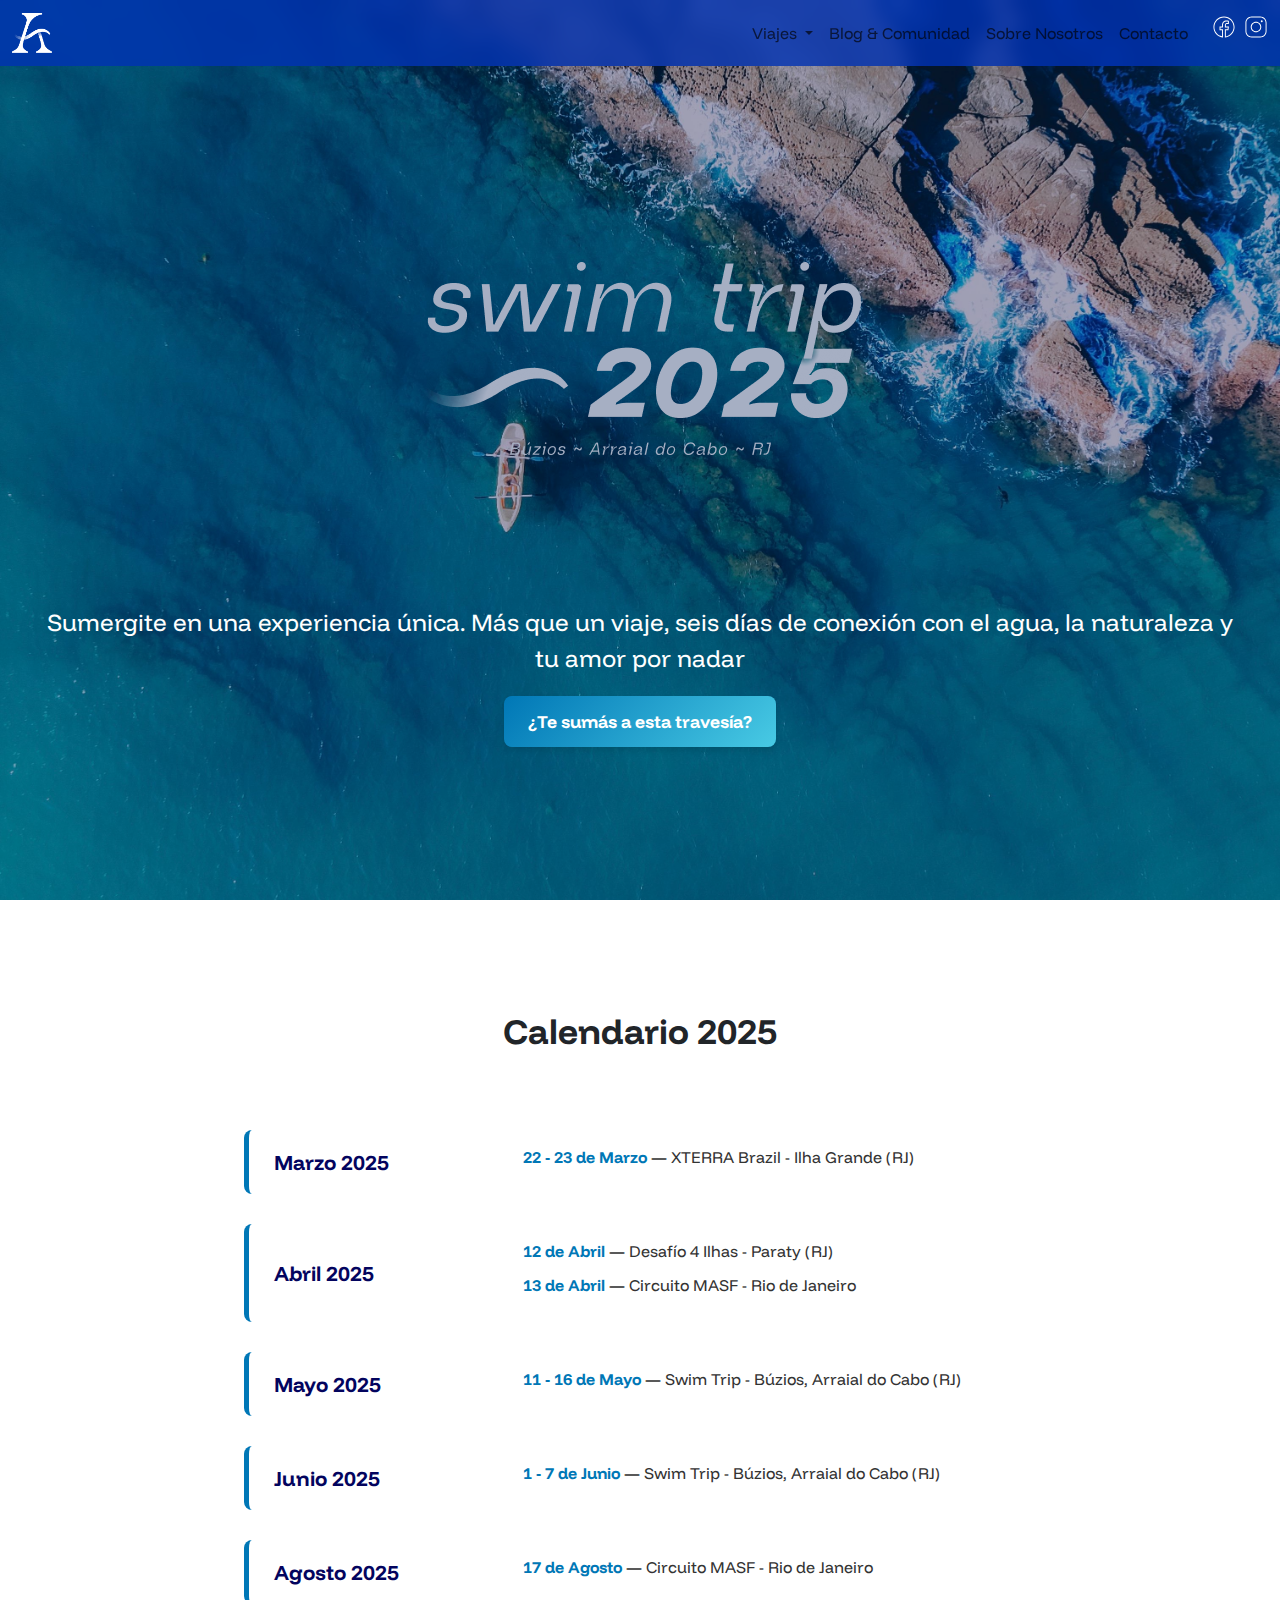
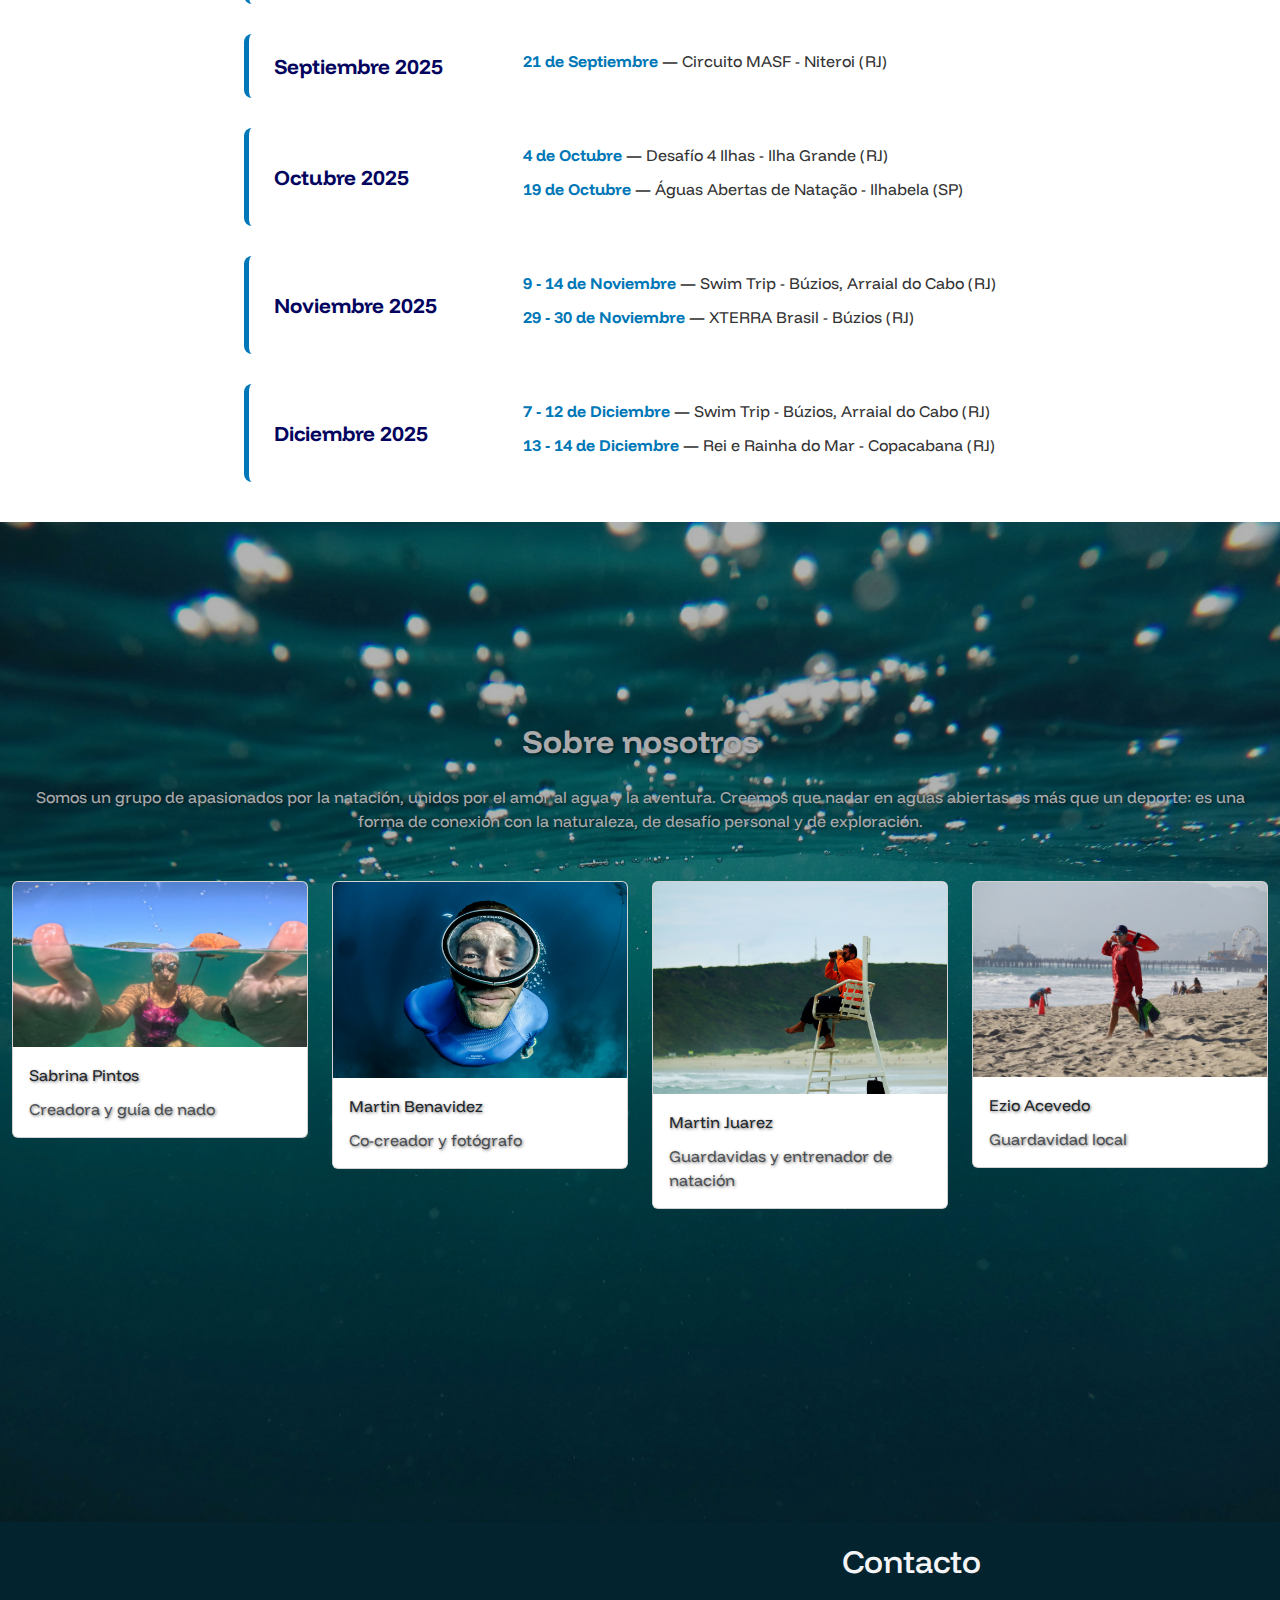
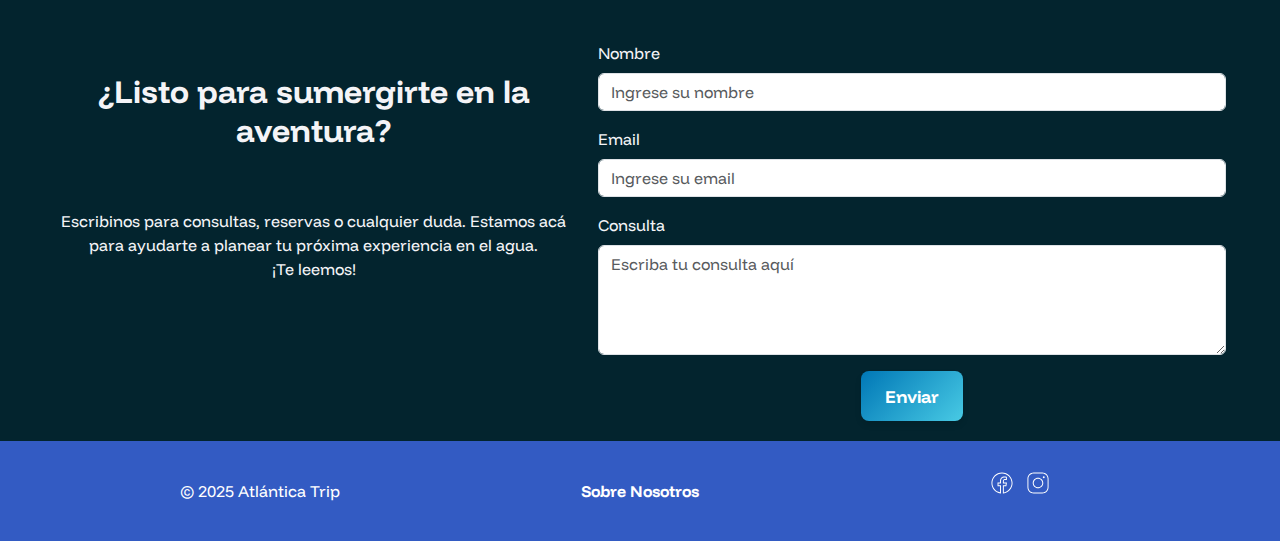
<file: index.html>
<!DOCTYPE html>
<html lang="en">
<head>
    <meta charset="UTF-8">
    <meta name="viewport" content="width=device-width, initial-scale=1.0">
    <title>Index Atlantica Trip</title>
    <meta property="og:locale" content="es_ES">
    <meta name="author" content="Atlantica Trip">
    <meta name="robots" content="index, follow">
    <meta property="og:type" content="website">
    <meta name="description" content="Descubre la mejor experiencia de natación en aguas abiertas en Búzios, Brasil. Cursos, excursiones y entrenamientos para nadadores de todos los niveles.">
    <meta name="keywords" content="natación en el mar, Búzios, aguas abiertas, turismo deportivo, natación Brasil">
    <meta property="og:title" content="Natación en Búzios - Vive la mejor experiencia">
    <meta property="og:description" content="Explora la natación en aguas abiertas con entrenamientos y viajes organizados en Búzios.">
    <link href="https://fonts.googleapis.com/css2?family=Funnel+Display:wght@400;700&display=swap" rel="stylesheet">
    <link href="https://cdn.jsdelivr.net/npm/bootstrap@5.3.3/dist/css/bootstrap.min.css" rel="stylesheet" integrity="sha384-QWTKZyjpPEjISv5WaRU9OFeRpok6YctnYmDr5pNlyT2bRjXh0JMhjY6hW+ALEwIH" crossorigin="anonymous">
    <link rel="stylesheet" href="../css/style.css">

</head>
<body>
    <header>
        <nav class="navbar navbar-expand-lg bg-transparent position-fixed w-100" style="backdrop-filter: blur(10px);">
            <div class="container-fluid">
             
                <a class="navbar-brand" href="#">
                    <img src="img/logo-atlantica-blanco.png" alt="Logo" width="40" height="40">
                </a>
    
                <button class="navbar-toggler" type="button" data-bs-toggle="collapse" data-bs-target="#navbarNavDropdown" aria-controls="navbarNavDropdown" aria-expanded="false" aria-label="Toggle navigation">
                    <span class="navbar-toggler-icon"></span>
                </button>
    
            
                <div class="collapse navbar-collapse" id="navbarNavDropdown">
                    <ul class="navbar-nav ms-auto"> 
                        <li class="nav-item dropdown">
                            <a class="nav-link dropdown-toggle" href="#" id="navbarDropdown" role="button" data-bs-toggle="dropdown" aria-expanded="false">
                             Viajes
                            </a>
                            <ul class="dropdown-menu" aria-labelledby="navbarDropdown">
                                <li><a class="dropdown-item" href="pages/swimtrip.html">Swim Trip</a></li>
                                <li><a class="dropdown-item" href="pages/daytrip.html">Day trip</a></li>
                                <li><a class="dropdown-item" href="pages/swimtraining.html">Swim Training</a></li>
                            </ul>
                        </li>
                        
                        <li class="nav-item">
                            <a class="nav-link" href="pages/blog-comunidad.html">Blog & Comunidad</a>
                        </li>
                        <li class="nav-item">
                            <a class="nav-link" href="index.html#sobre-nosotros">Sobre Nosotros</a>
                        </li>
                        <li class="nav-item">
                            <a class="nav-link" href="index.html#contacto-form">Contacto</a>
                        </li>
                      
                     
    
    
                    <div class="d-flex ms-3">
                        <a href="#" class="me-2">
                            <img src="img/icons8-facebook-nuevo.svg" alt="Facebook" width="24" height="24">
                        </a>
                        <a href="#">
                            <img src="img/icons8-instagram.svg" alt="Instagram" width="24" height="24">
                        </a>
                    </div>
                </div>
            </div>
        </nav>
    </header>
    
        <main>
            <div class="hero-section">
                <img src="img/header.jpg" class="hero-image">
                <img src="img/swim-trip-logo-blanco.png" class="overlay-image">
                <div class="hero-content">
            <p>Sumergite en una experiencia única. Más que un viaje, seis días
                de conexión con el agua, la naturaleza y tu amor por nadar
                </p>
                <a href="pages/swimtrip.html" class="btn btn-primary">¿Te sumás a esta travesía?</a>
        </div>
    </div>
    <div style="height: 100px;"></div>
    <div class="container-fluid px-4 calendario-container">
        <h2 class="text-center mb-5" id="calendario">Calendario 2025</h2>
        <div class="timeline">
            
            <div class="timeline-event">
                <div class="timeline-date">Marzo 2025</div>
                <div class="timeline-details">
                    <p><strong>22 - 23 de Marzo</strong> — XTERRA Brazil - Ilha Grande (RJ)</p>
                </div>
            </div>
    
            <div class="timeline-event">
                <div class="timeline-date">Abril 2025</div>
                <div class="timeline-details">
                    <p><strong>12 de Abril</strong> — Desafío 4 Ilhas - Paraty (RJ)</p>
                    <p><strong>13 de Abril</strong> — Circuito MASF - Rio de Janeiro</p>
                </div>
            </div>
    
            <div class="timeline-event">
                <div class="timeline-date">Mayo 2025</div>
                <div class="timeline-details">
                    <p><strong>11 - 16 de Mayo</strong> — Swim Trip - Búzios, Arraial do Cabo (RJ)</p>
                </div>
            </div>
            <div class="timeline-event">
                <div class="timeline-date">Junio 2025</div>
                <div class="timeline-details">
                    <p><strong>1 - 7 de Junio</strong> — Swim Trip - Búzios, Arraial do Cabo (RJ)</p>
                </div>
            </div>
            <div class="timeline-event">
                <div class="timeline-date">Agosto 2025</div>
                <div class="timeline-details">
                    <p><strong>17 de Agosto</strong> — Circuito MASF - Rio de Janeiro </p>
                </div>
            </div>
            <div class="timeline-event">
                <div class="timeline-date">Septiembre 2025</div>
                <div class="timeline-details">
                    <p><strong>21 de Septiembre</strong> — Circuito MASF - Niteroi (RJ)</p>
                </div>
            </div>
            <div class="timeline-event">
                <div class="timeline-date">Octubre 2025</div>
                <div class="timeline-details">
                    <p><strong>4 de Octubre</strong> — Desafío 4 Ilhas - Ilha Grande (RJ)</p>
                    <p><strong>19 de Octubre</strong> — Águas Abertas de Natação - Ilhabela (SP)</p>
                </div>
            </div>
            <div class="timeline-event">
                <div class="timeline-date">Noviembre 2025</div>
                <div class="timeline-details">
                    <p><strong>9 - 14 de Noviembre</strong> — Swim Trip - Búzios, Arraial do Cabo (RJ)</p>
                    <p><strong>29 - 30 de Noviembre</strong> — XTERRA Brasil - Búzios (RJ)</p>
                </div>
            </div>
            <div class="timeline-event">
                <div class="timeline-date">Diciembre 2025</div>
                <div class="timeline-details">
                    <p><strong>7 - 12 de Diciembre</strong> — Swim Trip - Búzios, Arraial do Cabo (RJ)</p>
                    <p><strong>13 - 14 de Diciembre</strong> — Rei e Rainha do Mar - Copacabana (RJ)</p>
                </div>
            </div>
        </div>
    </div>
    
    
    <div class="container-fluid" id="sobre-nosotros">
        <div class="overlay"></div>
        <h2 class="text-center fw-bold mb-4">Sobre nosotros</h2>
        <p class="text-center mb-5" id="parrafo-sobrenosotros">
            Somos un grupo de apasionados por la natación, unidos por el amor al agua y la aventura.
            Creemos que nadar en aguas abiertas es más que un deporte: es una forma de conexión con la naturaleza, 
            de desafío personal y de exploración.
        </p>
        <div class="row">
            <div class="col-md-3 mb-4">
                <div class="card">
                    <img src="img/sabrina-pintos.JPG" class="card-img-top" alt="Imagen de la primera persona del equipo">
                    <div class="card-body">
                        <p class="card-text">Sabrina Pintos</p>
                        <p class="card-text text-muted">Creadora y guía de nado</p>
                    </div>
                </div>
            </div>
            <div class="col-md-3 mb-4">
                <div class="card">
                    <img src="img/sobrenosotros.jpg" class="card-img-top" alt="Imagen de la segunda persona del equipo">
                    <div class="card-body">
                        <p class="card-text">Martin Benavidez</p>
                        <p class="card-text text-muted">Co-creador y fotógrafo</p>
                    </div>
                </div>
            </div>
            <div class="col-md-3 mb-4">
                <div class="card">
                    <img src="img/guardavidas1.jpg" class="card-img-top" alt="Imagen de la tercera persona del equipo">
                    <div class="card-body">
                        <p class="card-text">Martin Juarez</p>
                        <p class="card-text text-muted">Guardavidas y entrenador de natación</p>
                    </div>
                </div>
            </div>
            <div class="col-md-3 mb-4">
                <div class="card">
                    <img src="img/guardavidas2.jpg" class="card-img-top" alt="Imagen de la cuarta persona del equipo">
                    <div class="card-body">
                        <p class="card-text">Ezio Acevedo</p>
                        <p class="card-text text-muted">Guardavidad local</p>
                    </div>
                </div>
            </div>
        </div>
    </div>
    <div class="container-fluid" id="contacto-form">
        <div class="row justify-content-center align-items-center">
            
            <div class="col-md-5 text-center">
                <h2 class="fw-bold">¿Listo para sumergirte en la aventura?</h2>
                <p>Escribinos para consultas, reservas o cualquier duda.  
                Estamos acá para ayudarte a planear tu próxima experiencia en el agua.  
                <br>¡Te leemos!</p>
            </div>
    
          
            <div class="col-md-6">
                <h2 class="text-center">Contacto</h2>
                <form>
                    <div class="mb-3">
                        <label for="nombre" class="form-label">Nombre</label>
                        <input type="text" class="form-control" id="nombre" placeholder="Ingrese su nombre" required>
                    </div>
                    <div class="mb-3">
                        <label for="email" class="form-label">Email</label>
                        <input type="email" class="form-control" id="email" placeholder="Ingrese su email" required>
                    </div>
                    <div class="mb-3">
                        <label for="consulta" class="form-label">Consulta</label>
                        <textarea class="form-control" id="consulta" rows="4" placeholder="Escriba tu consulta aquí" required></textarea>
                    </div>
                    <div class="text-center">
                        <button type="submit" class="btn btn-primary">Enviar</button>
                    </div>
                </form>
            </div>
        </div>
    </div>
    
    <footer class="footer">
        <div class="container text-center py-2">
            <div class="row">
                <div class="col-md-4">
                    <p>&copy; 2025 Atlántica Trip</p>
                </div>
                <div class="col-md-4">
                    <p><a href="#sobre-nosotros" class="text-white">Sobre Nosotros</a></p>
                </div>
                <div class="col-md-4">
                    <div class="social-icons">
                        <a href="#" class="me-2">
                            <img src="img/icons8-facebook-nuevo.svg" alt="Facebook" width="24" height="24">
                        </a>
                        <a href="#">
                            <img src="img/icons8-instagram.svg" alt="Instagram" width="24" height="24">
                        </a>
                    </div>
                </div>
            </div>
        </div>
    </footer>
       
   
    
    
  
                    

    <script src="https://cdn.jsdelivr.net/npm/bootstrap@5.3.3/dist/js/bootstrap.bundle.min.js" integrity="sha384-YvpcrYf0tY3lHB60NNkmXc5s9fDVZLESaAA55NDzOxhy9GkcIdslK1eN7N6jIeHz" crossorigin="anonymous"></script>
</body>
</html>
</file>
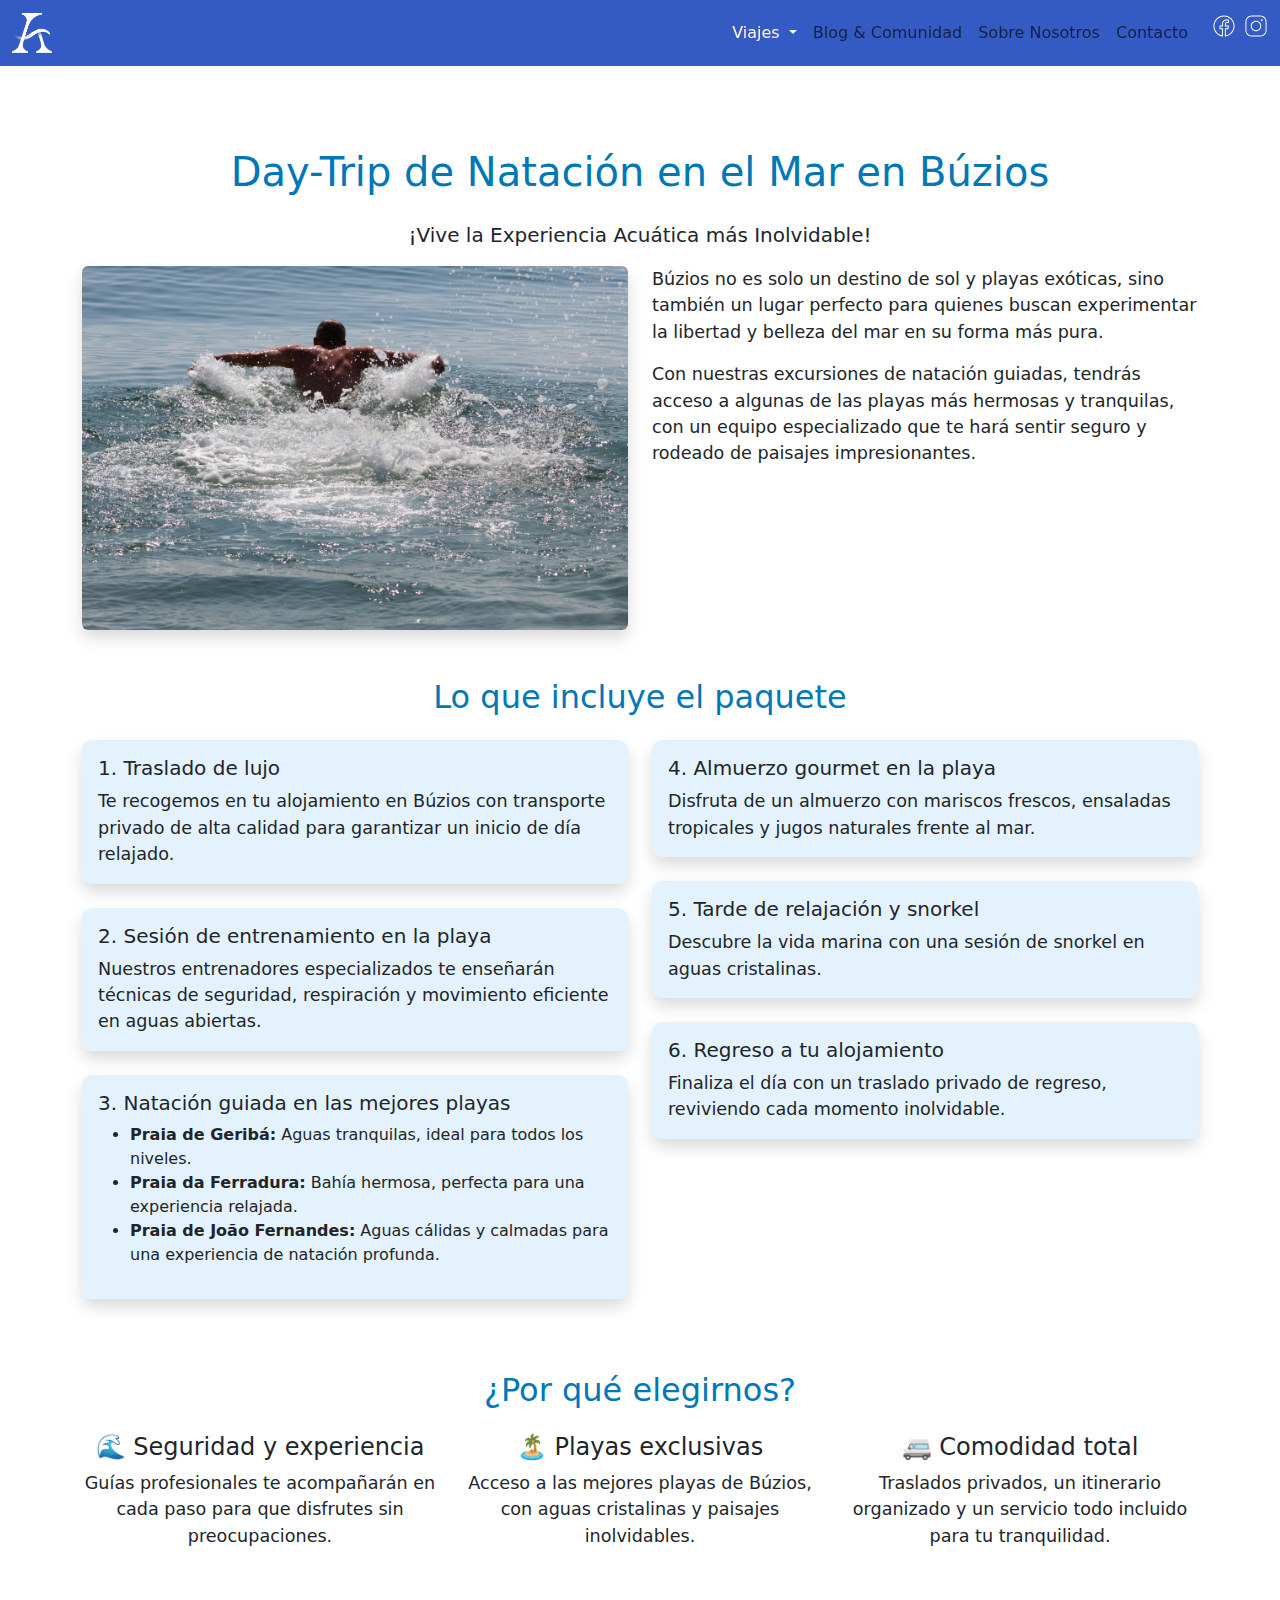
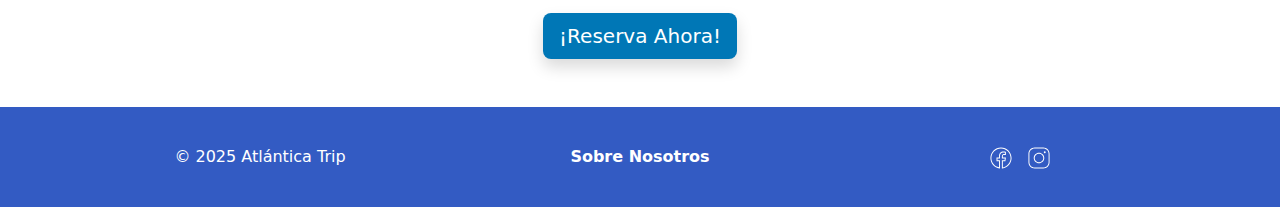
<file: daytrip.html>
<!DOCTYPE html>
<html lang="en">
<head>
    <meta charset="UTF-8">
    <meta name="viewport" content="width=device-width, initial-scale=1.0">
    <title>Document</title>
    <link rel="stylesheet" href="style.css">
    <link href="https://cdn.jsdelivr.net/npm/bootstrap@5.3.3/dist/css/bootstrap.min.css" rel="stylesheet" integrity="sha384-QWTKZyjpPEjISv5WaRU9OFeRpok6YctnYmDr5pNlyT2bRjXh0JMhjY6hW+ALEwIH" crossorigin="anonymous">
</head>
<body>
    <header>
        <nav class="navbar navbar-expand-lg bg-transparent position-fixed w-100" style="backdrop-filter: blur(10px);">
            <div class="container-fluid">
             
                <a class="navbar-brand" href="index.html">
                    <img src="img/logo atlantica blanco.png" alt="Logo" width="40" height="40">
                </a>
    
                <button class="navbar-toggler" type="button" data-bs-toggle="collapse" data-bs-target="#navbarNavDropdown" aria-controls="navbarNavDropdown" aria-expanded="false" aria-label="Toggle navigation">
                    <span class="navbar-toggler-icon"></span>
                </button>
    
            
                <div class="collapse navbar-collapse" id="navbarNavDropdown">
                    <ul class="navbar-nav ms-auto"> 
                        <li class="nav-item dropdown">
                            <a class="nav-link dropdown-toggle" href="#" id="navbarDropdown" role="button" data-bs-toggle="dropdown" aria-expanded="false">
                             Viajes
                            </a>
                            <ul class="dropdown-menu" aria-labelledby="navbarDropdown">
                                <li><a class="dropdown-item" href="swimtrip.html">Swim Trip</a></li>
                                <li><a class="dropdown-item" href="daytrip.html">Day trip</a></li>
                                <li><a class="dropdown-item" href="swimtraining.html">Swim Training</a></li>
                            </ul>
                        </li>
                        
                        <li class="nav-item">
                            <a class="nav-link" href="blog-comunidad.html">Blog & Comunidad</a>
                        </li>
                        <li class="nav-item">
                            <a class="nav-link" href="index.html#sobre-nosotros">Sobre Nosotros</a>
                        </li>
                        <li class="nav-item">
                            <a class="nav-link" href="index.html#contacto-form">Contacto</a>
                        </li>
                      
                     
    
    
                    <div class="d-flex ms-3">
                        <a href="#" class="me-2">
                            <img src="img/icons8-facebook-nuevo.svg" alt="Facebook" width="24" height="24">
                        </a>
                        <a href="#">
                            <img src="img/icons8-instagram.svg" alt="Instagram" width="24" height="24">
                        </a>
                    </div>
                </div>
            </div>
        </nav>
    </header>
    <div style="height: 100px;"></div>
    <section id="daytrip-page" class="py-5">
        <div class="container">
            <h1 class="text-center mb-4">Day-Trip de Natación en el Mar en Búzios</h1>
            <p class="text-center lead">¡Vive la Experiencia Acuática más Inolvidable!</p>

            <div class="row">
                <div class="col-lg-6">
                    <img src="img/natacion1.jpg" class="img-fluid rounded shadow" alt="Natación en Búzios">
                </div>
                <div class="col-lg-6">
                    <p>Búzios no es solo un destino de sol y playas exóticas, sino también un lugar perfecto para quienes buscan experimentar la libertad y belleza del mar en su forma más pura.</p>
                    <p>Con nuestras excursiones de natación guiadas, tendrás acceso a algunas de las playas más hermosas y tranquilas, con un equipo especializado que te hará sentir seguro y rodeado de paisajes impresionantes.</p>
                </div>
            </div>

            <h2 class="text-center mt-5">Lo que incluye el paquete</h2>

            <div class="row mt-4">
                <div class="col-md-6">
                    <div class="card shadow mb-4">
                        <div class="card-body">
                            <h5 class="card-title">1. Traslado de lujo</h5>
                            <p class="card-text">Te recogemos en tu alojamiento en Búzios con transporte privado de alta calidad para garantizar un inicio de día relajado.</p>
                        </div>
                    </div>
                    <div class="card shadow mb-4">
                        <div class="card-body">
                            <h5 class="card-title">2. Sesión de entrenamiento en la playa</h5>
                            <p class="card-text">Nuestros entrenadores especializados te enseñarán técnicas de seguridad, respiración y movimiento eficiente en aguas abiertas.</p>
                        </div>
                    </div>
                    <div class="card shadow mb-4">
                        <div class="card-body">
                            <h5 class="card-title">3. Natación guiada en las mejores playas</h5>
                            <ul>
                                <li><b>Praia de Geribá:</b> Aguas tranquilas, ideal para todos los niveles.</li>
                                <li><b>Praia da Ferradura:</b> Bahía hermosa, perfecta para una experiencia relajada.</li>
                                <li><b>Praia de João Fernandes:</b> Aguas cálidas y calmadas para una experiencia de natación profunda.</li>
                            </ul>
                        </div>
                    </div>
                </div>
                <div class="col-md-6">
                    <div class="card shadow mb-4">
                        <div class="card-body">
                            <h5 class="card-title">4. Almuerzo gourmet en la playa</h5>
                            <p class="card-text">Disfruta de un almuerzo con mariscos frescos, ensaladas tropicales y jugos naturales frente al mar.</p>
                        </div>
                    </div>
                    <div class="card shadow mb-4">
                        <div class="card-body">
                            <h5 class="card-title">5. Tarde de relajación y snorkel</h5>
                            <p class="card-text">Descubre la vida marina con una sesión de snorkel en aguas cristalinas.</p>
                        </div>
                    </div>
                    <div class="card shadow mb-4">
                        <div class="card-body">
                            <h5 class="card-title">6. Regreso a tu alojamiento</h5>
                            <p class="card-text">Finaliza el día con un traslado privado de regreso, reviviendo cada momento inolvidable.</p>
                        </div>
                    </div>
                </div>
            </div>

            <h2 class="text-center mt-5">¿Por qué elegirnos?</h2>
            <div class="row text-center mt-4">
                <div class="col-md-4">
                    <h4>🌊 Seguridad y experiencia</h4>
                    <p>Guías profesionales te acompañarán en cada paso para que disfrutes sin preocupaciones.</p>
                </div>
                <div class="col-md-4">
                    <h4>🏝️ Playas exclusivas</h4>
                    <p>Acceso a las mejores playas de Búzios, con aguas cristalinas y paisajes inolvidables.</p>
                </div>
                <div class="col-md-4">
                    <h4>🚐 Comodidad total</h4>
                    <p>Traslados privados, un itinerario organizado y un servicio todo incluido para tu tranquilidad.</p>
                </div>
            </div>

            <div class="text-center mt-5">
                <a href="#" class="btn btn-primary btn-lg shadow">¡Reserva Ahora!</a>
            </div>
        </div>
    </section>
    <footer class="footer">
        <div class="container text-center py-2">
            <div class="row">
                <div class="col-md-4">
                    <p>&copy; 2025 Atlántica Trip</p>
                </div>
                <div class="col-md-4">
                    <p><a href="#sobre-nosotros" class="text-white">Sobre Nosotros</a></p>
                </div>
                <div class="col-md-4">
                    <div class="social-icons">
                        <a href="#" class="me-2">
                            <img src="img/icons8-facebook-nuevo.svg" alt="Facebook" width="24" height="24">
                        </a>
                        <a href="#">
                            <img src="img/icons8-instagram.svg" alt="Instagram" width="24" height="24">
                        </a>
                    </div>
                </div>
            </div>
        </div>
    </footer>
    
    <script src="https://cdn.jsdelivr.net/npm/bootstrap@5.3.3/dist/js/bootstrap.bundle.min.js" integrity="sha384-YvpcrYf0tY3lHB60NNkmXc5s9fDVZLESaAA55NDzOxhy9GkcIdslK1eN7N6jIeHz" crossorigin="anonymous"></script>
</body>
</html>
</file>
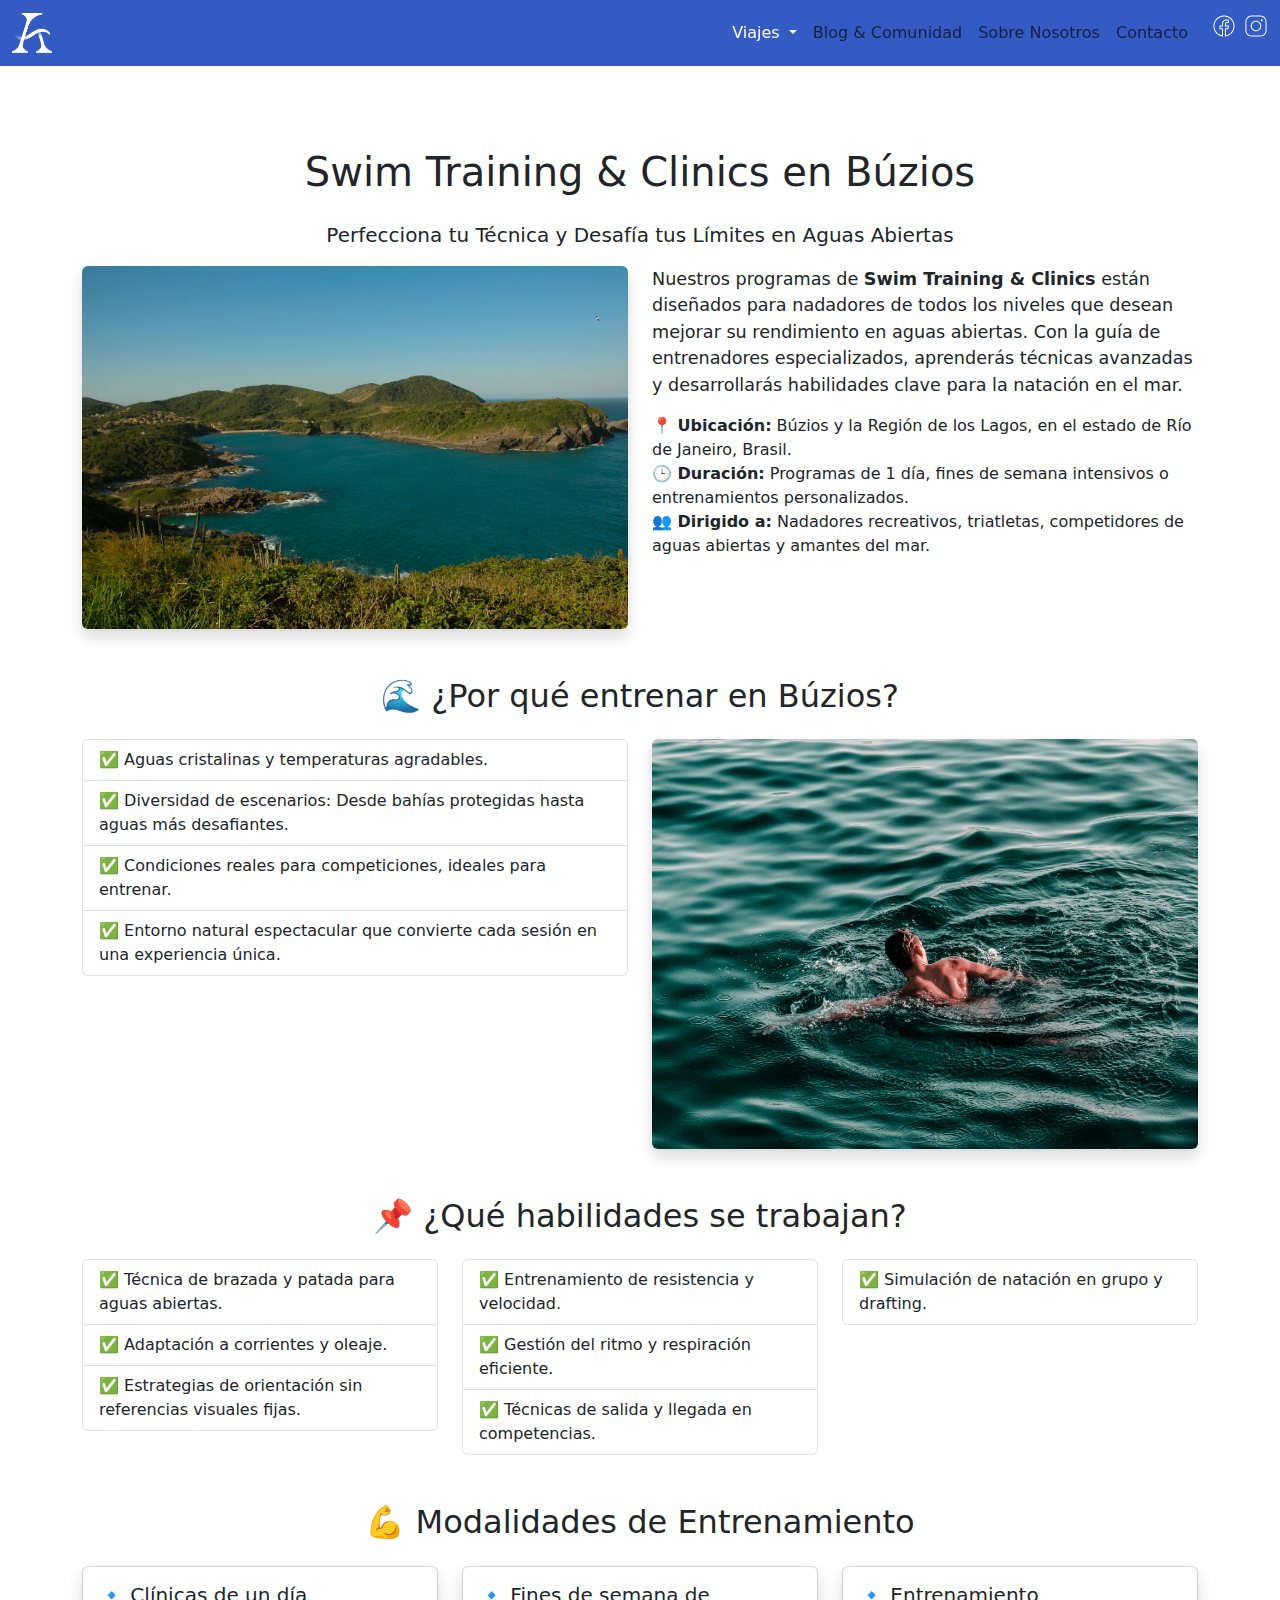
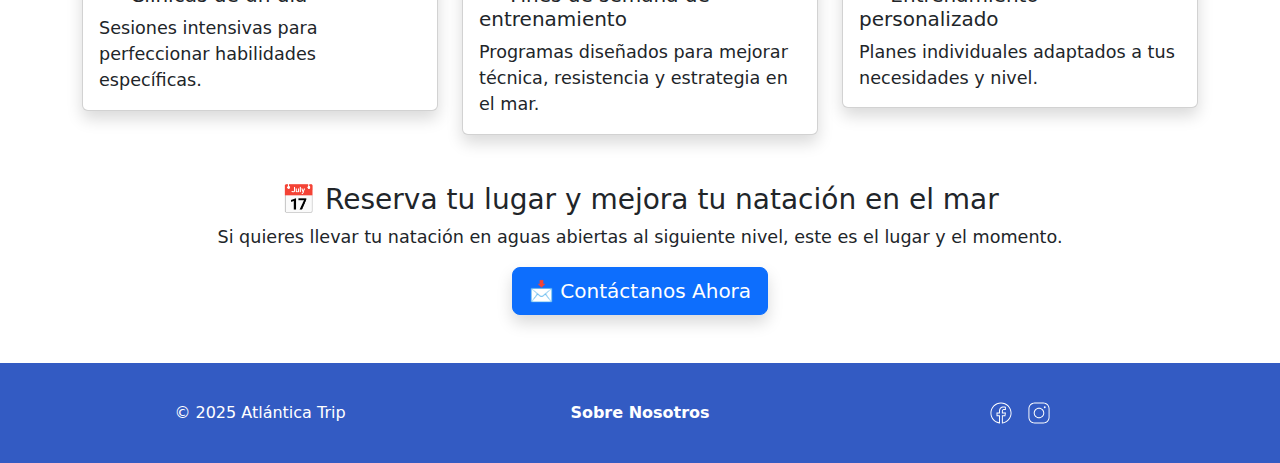
<file: swimtraining.html>
<!DOCTYPE html>
<html lang="en">
<head>
    <meta charset="UTF-8">
    <meta name="viewport" content="width=device-width, initial-scale=1.0">
    <title>Document</title>
    <link rel="stylesheet" href="style.css">
    <link href="https://cdn.jsdelivr.net/npm/bootstrap@5.3.3/dist/css/bootstrap.min.css" rel="stylesheet" integrity="sha384-QWTKZyjpPEjISv5WaRU9OFeRpok6YctnYmDr5pNlyT2bRjXh0JMhjY6hW+ALEwIH" crossorigin="anonymous">
</head>
<body>
    <header>
        <nav class="navbar navbar-expand-lg bg-transparent position-fixed w-100" style="backdrop-filter: blur(10px);">
            <div class="container-fluid">
             
                <a class="navbar-brand" href="index.html">
                    <img src="img/logo atlantica blanco.png" alt="Logo" width="40" height="40">
                </a>
    
                <button class="navbar-toggler" type="button" data-bs-toggle="collapse" data-bs-target="#navbarNavDropdown" aria-controls="navbarNavDropdown" aria-expanded="false" aria-label="Toggle navigation">
                    <span class="navbar-toggler-icon"></span>
                </button>
    
            
                <div class="collapse navbar-collapse" id="navbarNavDropdown">
                    <ul class="navbar-nav ms-auto"> 
                        <li class="nav-item dropdown">
                            <a class="nav-link dropdown-toggle" href="#" id="navbarDropdown" role="button" data-bs-toggle="dropdown" aria-expanded="false">
                             Viajes
                            </a>
                            <ul class="dropdown-menu" aria-labelledby="navbarDropdown">
                                <li><a class="dropdown-item" href="swimtrip.html">Swim Trip</a></li>
                                <li><a class="dropdown-item" href="daytrip.html">Day trip</a></li>
                                <li><a class="dropdown-item" href="swimtraining.html">Swim Training</a></li>
                            </ul>
                        </li>
                        
                        <li class="nav-item">
                            <a class="nav-link" href="blog-comunidad.html">Blog & Comunidad</a>
                        </li>
                        <li class="nav-item">
                            <a class="nav-link" href="index.html#sobre-nosotros">Sobre Nosotros</a>
                        </li>
                        <li class="nav-item">
                            <a class="nav-link" href="index.html#contacto-form">Contacto</a>
                        </li>
                      
                     
    
    
                    <div class="d-flex ms-3">
                        <a href="#" class="me-2">
                            <img src="img/icons8-facebook-nuevo.svg" alt="Facebook" width="24" height="24">
                        </a>
                        <a href="#">
                            <img src="img/icons8-instagram.svg" alt="Instagram" width="24" height="24">
                        </a>
                    </div>
                </div>
            </div>
        </nav>
    </header>
    <div style="height: 100px;"></div>
    <section id="swim-training-page" class="py-5">
        <div class="container">
            <h1 class="text-center mb-4">Swim Training & Clinics en Búzios</h1>
            <p class="text-center lead">Perfecciona tu Técnica y Desafía tus Límites en Aguas Abiertas</p>

            <div class="row">
                <div class="col-lg-6">
                    <img src="img/buzios.jpg" class="img-fluid rounded shadow" alt="Entrenamiento de natación en Búzios">
                </div>
                <div class="col-lg-6">
                    <p>Nuestros programas de <b>Swim Training & Clinics</b> están diseñados para nadadores de todos los niveles que desean mejorar su rendimiento en aguas abiertas. Con la guía de entrenadores especializados, aprenderás técnicas avanzadas y desarrollarás habilidades clave para la natación en el mar.</p>
                    <ul class="list-unstyled">
                        <li><b>📍 Ubicación:</b> Búzios y la Región de los Lagos, en el estado de Río de Janeiro, Brasil.</li>
                        <li><b>🕒 Duración:</b> Programas de 1 día, fines de semana intensivos o entrenamientos personalizados.</li>
                        <li><b>👥 Dirigido a:</b> Nadadores recreativos, triatletas, competidores de aguas abiertas y amantes del mar.</li>
                    </ul>
                </div>
            </div>

            <h2 class="text-center mt-5">🌊 ¿Por qué entrenar en Búzios?</h2>

            <div class="row mt-4">
                <div class="col-md-6">
                    <ul class="list-group">
                        <li class="list-group-item">✅ Aguas cristalinas y temperaturas agradables.</li>
                        <li class="list-group-item">✅ Diversidad de escenarios: Desde bahías protegidas hasta aguas más desafiantes.</li>
                        <li class="list-group-item">✅ Condiciones reales para competiciones, ideales para entrenar.</li>
                        <li class="list-group-item">✅ Entorno natural espectacular que convierte cada sesión en una experiencia única.</li>
                    </ul>
                </div>
                <div class="col-md-6">
                    <img src="img/nadando1.jpg" class="img-fluid rounded shadow" alt="Natación en Búzios">
                </div>
            </div>

            <h2 class="text-center mt-5">📌 ¿Qué habilidades se trabajan?</h2>
            
            <div class="row mt-4">
                <div class="col-md-4">
                    <ul class="list-group">
                        <li class="list-group-item">✅ Técnica de brazada y patada para aguas abiertas.</li>
                        <li class="list-group-item">✅ Adaptación a corrientes y oleaje.</li>
                        <li class="list-group-item">✅ Estrategias de orientación sin referencias visuales fijas.</li>
                    </ul>
                </div>
                <div class="col-md-4">
                    <ul class="list-group">
                        <li class="list-group-item">✅ Entrenamiento de resistencia y velocidad.</li>
                        <li class="list-group-item">✅ Gestión del ritmo y respiración eficiente.</li>
                        <li class="list-group-item">✅ Técnicas de salida y llegada en competencias.</li>
                    </ul>
                </div>
                <div class="col-md-4">
                    <ul class="list-group">
                        <li class="list-group-item">✅ Simulación de natación en grupo y drafting.</li>
                    </ul>
                </div>
            </div>

            <h2 class="text-center mt-5">💪 Modalidades de Entrenamiento</h2>

            <div class="row mt-4">
                <div class="col-md-4">
                    <div class="card shadow">
                        <div class="card-body">
                            <h5 class="card-title">🔹 Clínicas de un día</h5>
                            <p class="card-text">Sesiones intensivas para perfeccionar habilidades específicas.</p>
                        </div>
                    </div>
                </div>
                <div class="col-md-4">
                    <div class="card shadow">
                        <div class="card-body">
                            <h5 class="card-title">🔹 Fines de semana de entrenamiento</h5>
                            <p class="card-text">Programas diseñados para mejorar técnica, resistencia y estrategia en el mar.</p>
                        </div>
                    </div>
                </div>
                <div class="col-md-4">
                    <div class="card shadow">
                        <div class="card-body">
                            <h5 class="card-title">🔹 Entrenamiento personalizado</h5>
                            <p class="card-text">Planes individuales adaptados a tus necesidades y nivel.</p>
                        </div>
                    </div>
                </div>
            </div>

            <div class="text-center mt-5">
                <h3>📅 Reserva tu lugar y mejora tu natación en el mar</h3>
                <p>Si quieres llevar tu natación en aguas abiertas al siguiente nivel, este es el lugar y el momento.</p>
                <a href="#" class="btn btn-primary btn-lg shadow">📩 Contáctanos Ahora</a>
            </div>
        </div>
    </section>
    <footer class="footer">
        <div class="container text-center py-2">
            <div class="row">
                <div class="col-md-4">
                    <p>&copy; 2025 Atlántica Trip</p>
                </div>
                <div class="col-md-4">
                    <p><a href="#sobre-nosotros" class="text-white">Sobre Nosotros</a></p>
                </div>
                <div class="col-md-4">
                    <div class="social-icons">
                        <a href="#" class="me-2">
                            <img src="img/icons8-facebook-nuevo.svg" alt="Facebook" width="24" height="24">
                        </a>
                        <a href="#">
                            <img src="img/icons8-instagram.svg" alt="Instagram" width="24" height="24">
                        </a>
                    </div>
                </div>
            </div>
        </div>
    </footer>

    <script src="https://cdn.jsdelivr.net/npm/bootstrap@5.3.3/dist/js/bootstrap.bundle.min.js" integrity="sha384-YvpcrYf0tY3lHB60NNkmXc5s9fDVZLESaAA55NDzOxhy9GkcIdslK1eN7N6jIeHz" crossorigin="anonymous"></script>
</body>
</html>
</file>
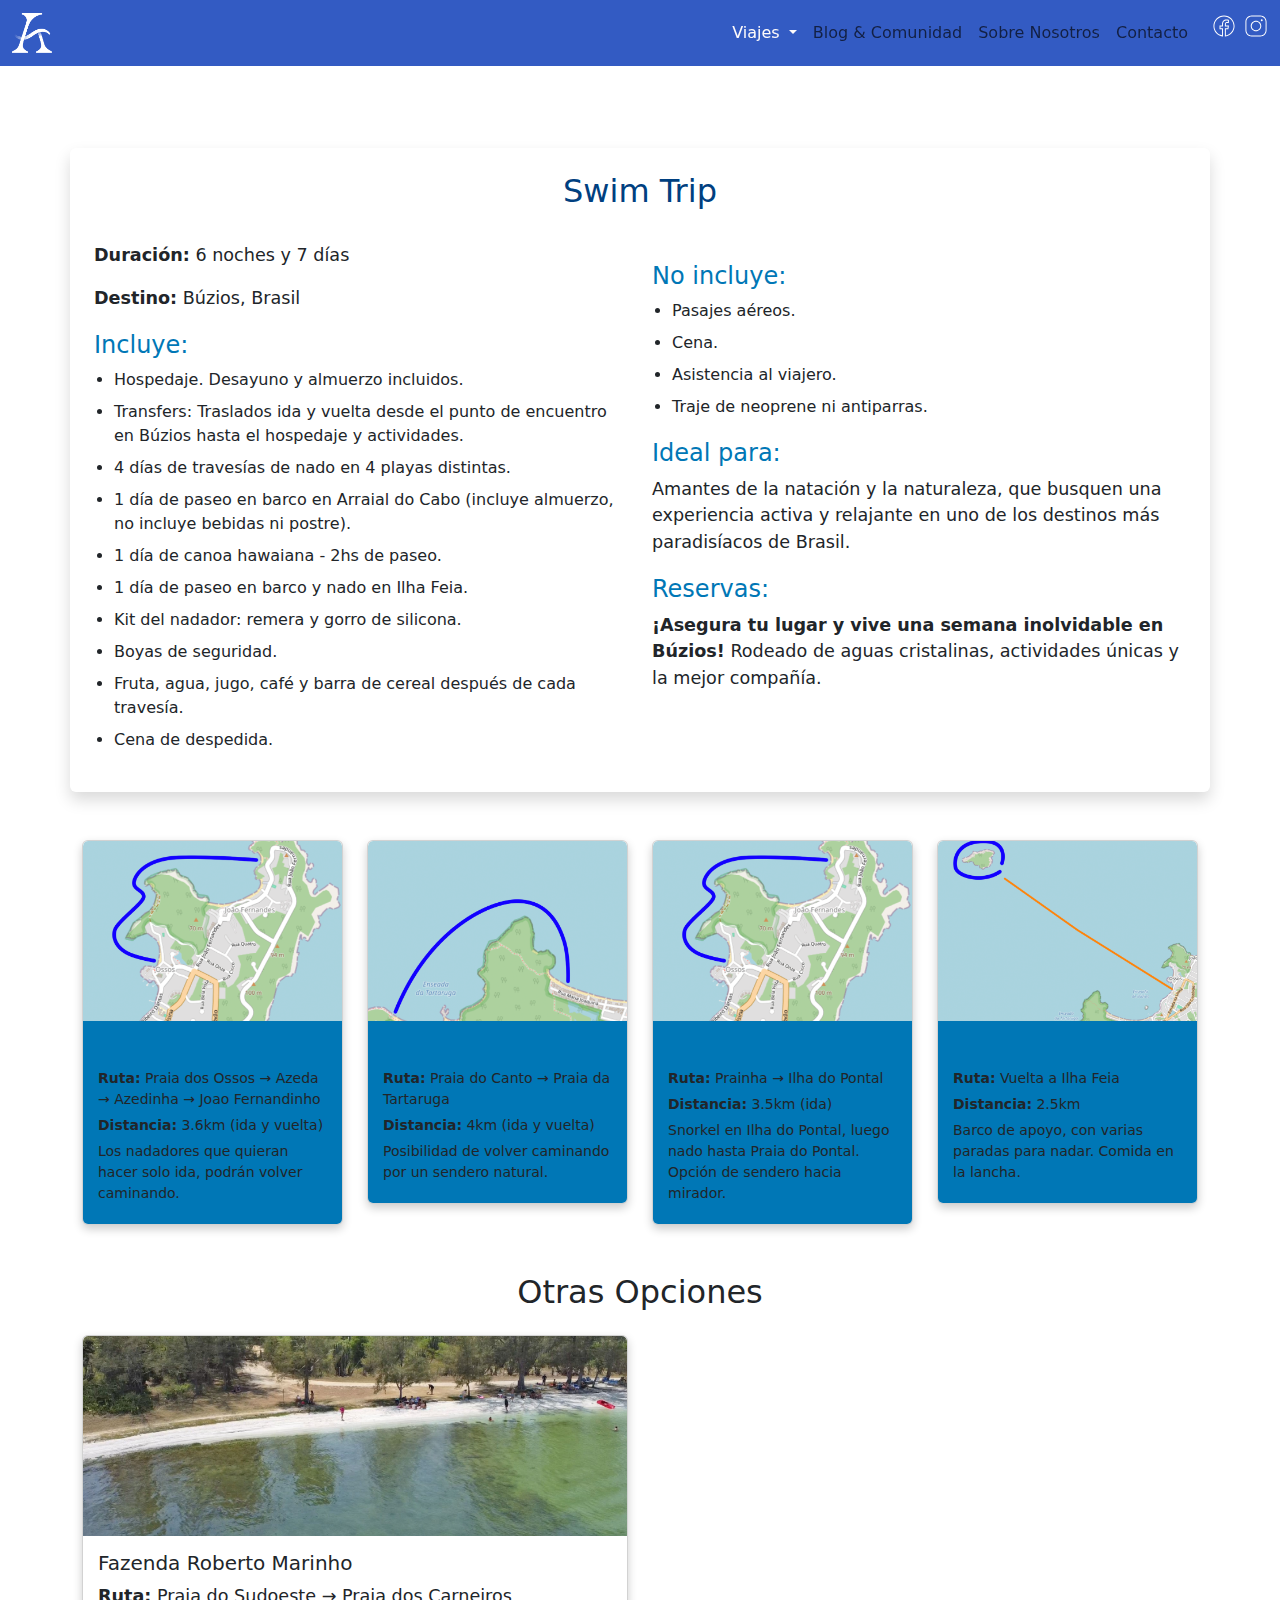
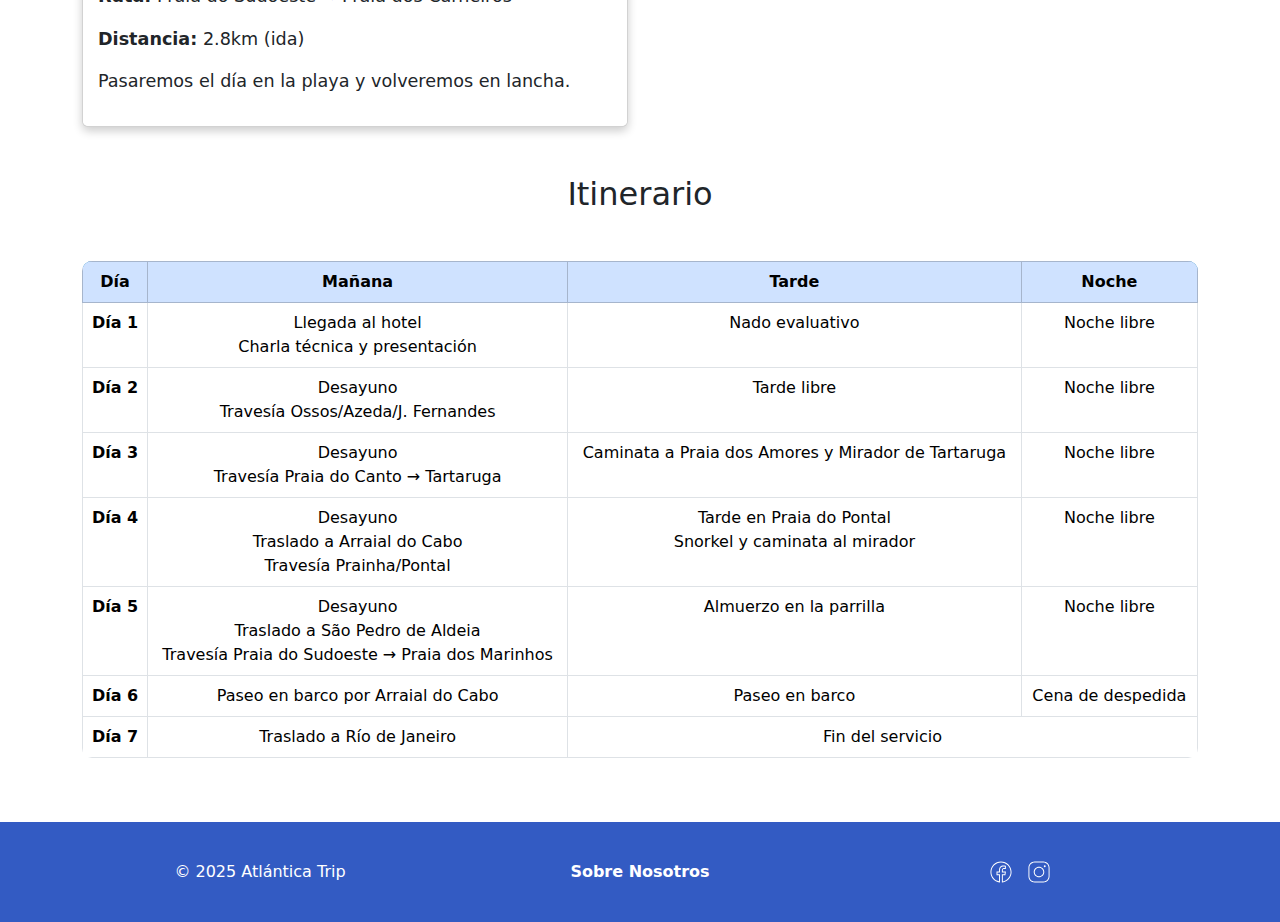
<file: swimtrip.html>
<!DOCTYPE html>
<html lang="en">
<head>
    <meta charset="UTF-8">
    <meta name="viewport" content="width=device-width, initial-scale=1.0">
    <title>Document</title>
    <link rel="stylesheet" href="style.css">
    <link href="https://cdn.jsdelivr.net/npm/bootstrap@5.3.3/dist/css/bootstrap.min.css" rel="stylesheet" integrity="sha384-QWTKZyjpPEjISv5WaRU9OFeRpok6YctnYmDr5pNlyT2bRjXh0JMhjY6hW+ALEwIH" crossorigin="anonymous">
</head>
<body>
    <header>
        <nav class="navbar navbar-expand-lg bg-transparent position-fixed w-100" style="backdrop-filter: blur(10px);">
            <div class="container-fluid">
             
                <a class="navbar-brand" href="index.html">
                    <img src="img/logo atlantica blanco.png" alt="Logo" width="40" height="40">
                </a>
    
                <button class="navbar-toggler" type="button" data-bs-toggle="collapse" data-bs-target="#navbarNavDropdown" aria-controls="navbarNavDropdown" aria-expanded="false" aria-label="Toggle navigation">
                    <span class="navbar-toggler-icon"></span>
                </button>
    
            
                <div class="collapse navbar-collapse" id="navbarNavDropdown">
                    <ul class="navbar-nav ms-auto"> 
                        <li class="nav-item dropdown">
                            <a class="nav-link dropdown-toggle" href="#" id="navbarDropdown" role="button" data-bs-toggle="dropdown" aria-expanded="false">
                             Viajes
                            </a>
                            <ul class="dropdown-menu" aria-labelledby="navbarDropdown">
                                <li><a class="dropdown-item" href="swimtrip.html">Swim Trip</a></li>
                                <li><a class="dropdown-item" href="daytrip.html">Day trip</a></li>
                                <li><a class="dropdown-item" href="swimtraining.html">Swim Training</a></li>
                            </ul>
                        </li>
                        
                        <li class="nav-item">
                            <a class="nav-link" href="blog-comunidad.html">Blog & Comunidad</a>
                        </li>
                        <li class="nav-item">
                            <a class="nav-link" href="index.html#sobre-nosotros">Sobre Nosotros</a>
                        </li>
                        <li class="nav-item">
                            <a class="nav-link" href="index.html#contacto-form">Contacto</a>
                        </li>
                      
                     
    
    
                    <div class="d-flex ms-3">
                        <a href="#" class="me-2">
                            <img src="img/icons8-facebook-nuevo.svg" alt="Facebook" width="24" height="24">
                        </a>
                        <a href="#">
                            <img src="img/icons8-instagram.svg" alt="Instagram" width="24" height="24">
                        </a>
                    </div>
                </div>
            </div>
        </nav>
    </header>
    <main>
        <div style="height: 100px;"></div>
        <div class="container my-5 p-4 shadow rounded swim-trip-container">
           
            <div class="row">
                <div class="col-12 text-center">
                    <h2>Swim Trip</h2>
                    </div>
            </div>
        
           
            <div class="row mt-4">
                <div class="col-md-6">
                    <p><strong>Duración:</strong> 6 noches y 7 días</p>
                    <p><strong>Destino:</strong> Búzios, Brasil</p>
        
                    <h4>Incluye:</h4>
                    <ul>
                        <li>Hospedaje. Desayuno y almuerzo incluidos.</li>
                        <li>Transfers: Traslados ida y vuelta desde el punto de encuentro en Búzios hasta el hospedaje y actividades.</li>
                        <li>4 días de travesías de nado en 4 playas distintas.</li>
                        <li>1 día de paseo en barco en Arraial do Cabo (incluye almuerzo, no incluye bebidas ni postre).</li>
                        <li>1 día de canoa hawaiana - 2hs de paseo.</li>
                        <li>1 día de paseo en barco y nado en Ilha Feia.</li>
                        <li>Kit del nadador: remera y gorro de silicona.</li>
                        <li>Boyas de seguridad.</li>
                        <li>Fruta, agua, jugo, café y barra de cereal después de cada travesía.</li>
                        <li>Cena de despedida.</li>
                    </ul>
                </div>
        
                <div class="col-md-6">
                    <h4>No incluye:</h4>
                    <ul>
                        <li>Pasajes aéreos.</li>
                        <li>Cena.</li>
                        <li>Asistencia al viajero.</li>
                        <li>Traje de neoprene ni antiparras.</li>
                    </ul>
        
                    <h4>Ideal para:</h4>
                    <p>Amantes de la natación y la naturaleza, que busquen una experiencia activa y relajante en uno de los destinos más paradisíacos de Brasil.</p>
        
                    <h4>Reservas:</h4>
                    <p><strong>¡Asegura tu lugar y vive una semana inolvidable en Búzios!</strong> Rodeado de aguas cristalinas, actividades únicas y la mejor compañía.</p>
                </div>
            </div>
        </div>
        <div class="container my-5">
            <div class="row">
              
                <div class="col-md-6 col-lg-3">
                    <div class="card travesia-card">
                        <img src="img/travesia1.png" class="card-img-top" alt="Travesía 1">
                        <div class="card-body">
                            <h5 class="card-title">Travesía 1</h5>
                            <p class="card-text"><strong>Ruta:</strong> Praia dos Ossos → Azeda → Azedinha → Joao Fernandinho</p>
                            <p><strong>Distancia:</strong> 3.6km (ida y vuelta)</p>
                            <p>Los nadadores que quieran hacer solo ida, podrán volver caminando.</p>
                        </div>
                    </div>
                </div>
        
                <div class="col-md-6 col-lg-3">
                    <div class="card travesia-card">
                        <img src="img/travesia2.png" class="card-img-top" alt="Travesía 2">
                        <div class="card-body">
                            <h5 class="card-title">Travesía 2</h5>
                            <p><strong>Ruta:</strong> Praia do Canto → Praia da Tartaruga</p>
                            <p><strong>Distancia:</strong> 4km (ida y vuelta)</p>
                            <p>Posibilidad de volver caminando por un sendero natural.</p>
                        </div>
                    </div>
                </div>
        
               
                <div class="col-md-6 col-lg-3">
                    <div class="card travesia-card">
                        <img src="img/travesia3.png" class="card-img-top" alt="Travesía 3">
                        <div class="card-body">
                            <h5 class="card-title">Travesía 3</h5>
                            <p><strong>Ruta:</strong> Prainha → Ilha do Pontal</p>
                            <p><strong>Distancia:</strong> 3.5km (ida)</p>
                            <p>Snorkel en Ilha do Pontal, luego nado hasta Praia do Pontal. Opción de sendero hacia mirador.</p>
                        </div>
                    </div>
                </div>
        
              
                <div class="col-md-6 col-lg-3">
                    <div class="card travesia-card">
                        <img src="img/travesia4.png" class="card-img-top" alt="Travesía 4">
                        <div class="card-body">
                            <h5 class="card-title">Travesía 4</h5>
                            <p><strong>Ruta:</strong> Vuelta a Ilha Feia</p>
                            <p><strong>Distancia:</strong> 2.5km</p>
                            <p>Barco de apoyo, con varias paradas para nadar. Comida en la lancha.</p>
                        </div>
                    </div>
                </div>
            </div>
        </div>
        <div class="container my-5">
            <h2 class="text-center mb-4">Otras Opciones</h2>
            <div class="row">
                
                <div class="col-md-6">
                    <div class="card option-card">
                        <img src="img/fazenda-roberto-marinho.png" class="card-img-top" alt="Fazenda Roberto Marinho">
                        <div class="card-body">
                            <h5 class="card-title">Fazenda Roberto Marinho</h5>
                            <p><strong>Ruta:</strong> Praia do Sudoeste → Praia dos Carneiros</p>
                            <p><strong>Distancia:</strong> 2.8km (ida)</p>
                            <p>Pasaremos el día en la playa y volveremos en lancha.</p>
                        </div>
                    </div>
                </div>
            </div>
        
            <h2 class="text-center my-5">Itinerario</h2>
            <div class="table-responsive">
                <table class="table table-bordered text-center">
                    <thead class="table-primary">
                        <tr>
                            <th>Día</th>
                            <th>Mañana</th>
                            <th>Tarde</th>
                            <th>Noche</th>
                        </tr>
                    </thead>
                    <tbody>
                        <tr>
                            <td><strong>Día 1</strong></td>
                            <td>Llegada al hotel<br>Charla técnica y presentación</td>
                            <td>Nado evaluativo</td>
                            <td>Noche libre</td>
                        </tr>
                        <tr>
                            <td><strong>Día 2</strong></td>
                            <td>Desayuno<br>Travesía Ossos/Azeda/J. Fernandes</td>
                            <td>Tarde libre</td>
                            <td>Noche libre</td>
                        </tr>
                        <tr>
                            <td><strong>Día 3</strong></td>
                            <td>Desayuno<br>Travesía Praia do Canto → Tartaruga</td>
                            <td>Caminata a Praia dos Amores y Mirador de Tartaruga</td>
                            <td>Noche libre</td>
                        </tr>
                        <tr>
                            <td><strong>Día 4</strong></td>
                            <td>Desayuno<br>Traslado a Arraial do Cabo<br>Travesía Prainha/Pontal</td>
                            <td>Tarde en Praia do Pontal<br>Snorkel y caminata al mirador</td>
                            <td>Noche libre</td>
                        </tr>
                        <tr>
                            <td><strong>Día 5</strong></td>
                            <td>Desayuno<br>Traslado a São Pedro de Aldeia<br>Travesía Praia do Sudoeste → Praia dos Marinhos</td>
                            <td>Almuerzo en la parrilla</td>
                            <td>Noche libre</td>
                        </tr>
                        <tr>
                            <td><strong>Día 6</strong></td>
                            <td>Paseo en barco por Arraial do Cabo</td>
                            <td>Paseo en barco</td>
                            <td>Cena de despedida</td>
                        </tr>
                        <tr>
                            <td><strong>Día 7</strong></td>
                            <td>Traslado a Río de Janeiro</td>
                            <td colspan="2">Fin del servicio</td>
                        </tr>
                    </tbody>
                </table>
            </div>
        </div>
        
        
        


</main>
<footer class="footer">
    <div class="container text-center py-2">
        <div class="row">
            <div class="col-md-4">
                <p>&copy; 2025 Atlántica Trip</p>
            </div>
            <div class="col-md-4">
                <p><a href="#sobre-nosotros" class="text-white">Sobre Nosotros</a></p>
            </div>
            <div class="col-md-4">
                <div class="social-icons">
                    <a href="#" class="me-2">
                        <img src="img/icons8-facebook-nuevo.svg" alt="Facebook" width="24" height="24">
                    </a>
                    <a href="#">
                        <img src="img/icons8-instagram.svg" alt="Instagram" width="24" height="24">
                    </a>
                </div>
            </div>
        </div>
    </div>
</footer>
    <script src="https://cdn.jsdelivr.net/npm/bootstrap@5.3.3/dist/js/bootstrap.bundle.min.js" integrity="sha384-YvpcrYf0tY3lHB60NNkmXc5s9fDVZLESaAA55NDzOxhy9GkcIdslK1eN7N6jIeHz" crossorigin="anonymous"></script>
</body>
</html>
</file>
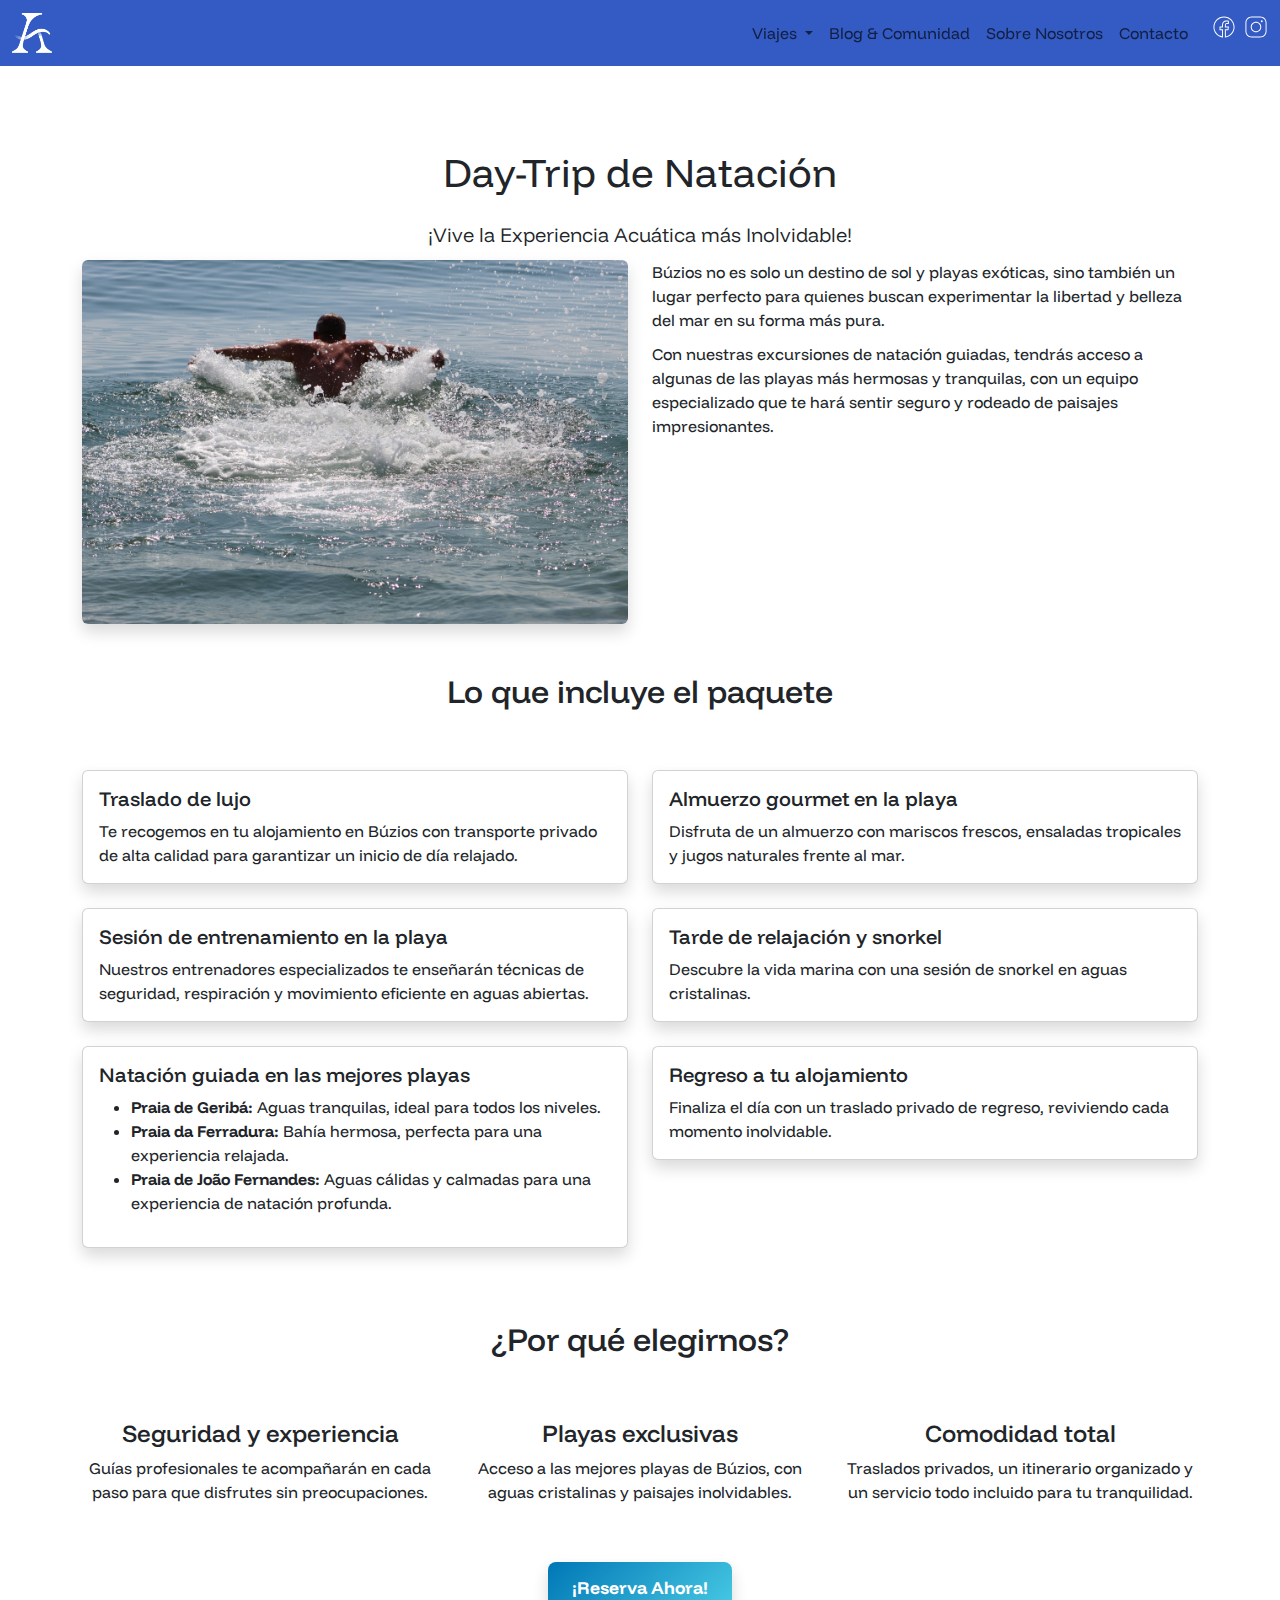
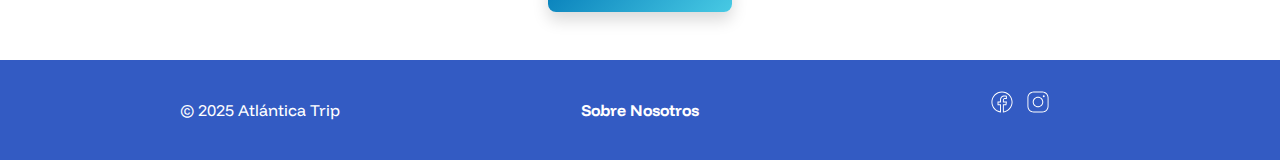
<file: pages/daytrip.html>
<!DOCTYPE html>
<html lang="en">
<head>
    <meta charset="UTF-8">
    <meta name="viewport" content="width=device-width, initial-scale=1.0">
    <title>Day Trip</title>
    <meta name="author" content="Atlantica Trip">
    <meta name="robots" content="index, follow">
    <meta property="og:type" content="website">
    <meta property="og:locale" content="es_ES">
    <meta name="description" content="Vive una jornada completa de natación en el mar con traslados, entrenamientos y exploración de las mejores playas de Búzios.">
    <meta name="keywords" content="Day trip natación, excursión natación Búzios, turismo deportivo, natación Brasil">
    <meta property="og:title" content="Day Trip en Búzios - La mejor experiencia de natación">
    <meta property="og:description" content="Disfruta de una experiencia única con un día completo de natación en aguas abiertas en Búzios.">
    <link href="https://fonts.googleapis.com/css2?family=Funnel+Display:wght@400;700&display=swap" rel="stylesheet">
    <link href="https://cdn.jsdelivr.net/npm/bootstrap@5.3.3/dist/css/bootstrap.min.css" rel="stylesheet" integrity="sha384-QWTKZyjpPEjISv5WaRU9OFeRpok6YctnYmDr5pNlyT2bRjXh0JMhjY6hW+ALEwIH" crossorigin="anonymous">
    <link rel="stylesheet" href="../css/style.css">

</head>
<body class="daytrip">
    <header>
        <nav class="navbar navbar-expand-lg bg-transparent position-fixed w-100" style="backdrop-filter: blur(10px);">
            <div class="container-fluid">
             
                <a class="navbar-brand" href="../index.html">
                    <img src="../img/logo-atlantica-blanco.png" alt="Logo" width="40" height="40">
                </a>
    
                <button class="navbar-toggler" type="button" data-bs-toggle="collapse" data-bs-target="#navbarNavDropdown" aria-controls="navbarNavDropdown" aria-expanded="false" aria-label="Toggle navigation">
                    <span class="navbar-toggler-icon"></span>
                </button>
    
            
                <div class="collapse navbar-collapse" id="navbarNavDropdown">
                    <ul class="navbar-nav ms-auto"> 
                        <li class="nav-item dropdown">
                            <a class="nav-link dropdown-toggle" href="#" id="navbarDropdown" role="button" data-bs-toggle="dropdown" aria-expanded="false">
                             Viajes
                            </a>
                            <ul class="dropdown-menu" aria-labelledby="navbarDropdown">
                                <li><a class="dropdown-item" href="swimtrip.html">Swim Trip</a></li>
                                <li><a class="dropdown-item" href="daytrip.html">Day trip</a></li>
                                <li><a class="dropdown-item" href="swimtraining.html">Swim Training</a></li>
                            </ul>
                        </li>
                        
                        <li class="nav-item">
                            <a class="nav-link" href="blog-comunidad.html">Blog & Comunidad</a>
                        </li>
                        <li class="nav-item">
                            <a class="nav-link" href="../index.html#sobre-nosotros">Sobre Nosotros</a>
                        </li>
                        <li class="nav-item">
                            <a class="nav-link" href="../index.html#contacto-form">Contacto</a>
                        </li>
                      
                     
    
    
                    <div class="d-flex ms-3">
                        <a href="#" class="me-2">
                            <img src="../img/icons8-facebook-nuevo.svg" alt="Facebook" width="24" height="24">
                        </a>
                        <a href="#">
                            <img src="../img/icons8-instagram.svg" alt="Instagram" width="24" height="24">
                        </a>
                    </div>
                </div>
            </div>
        </nav>
    </header>
    <div style="height: 100px;"></div>
    <section id="daytrip-page" class="py-5">
        <div class="container">
            <h1 class="text-center mb-4">Day-Trip de Natación</h1>
            <p class="text-center lead">¡Vive la Experiencia Acuática más Inolvidable!</p>

            <div class="row">
                <div class="col-lg-6">
                    <img src="../img/natacion1.jpg" class="img-fluid rounded shadow" alt="Natación en Búzios">
                </div>
                <div class="col-lg-6">
                    <p>Búzios no es solo un destino de sol y playas exóticas, sino también un lugar perfecto para quienes buscan experimentar la libertad y belleza del mar en su forma más pura.</p>
                    <p>Con nuestras excursiones de natación guiadas, tendrás acceso a algunas de las playas más hermosas y tranquilas, con un equipo especializado que te hará sentir seguro y rodeado de paisajes impresionantes.</p>
                </div>
            </div>

            <h2 class="text-center mt-5">Lo que incluye el paquete</h2>

            <div class="row mt-4">
                <div class="col-md-6">
                    <div class="card shadow mb-4">
                        <div class="card-body">
                            <h5 class="card-title">Traslado de lujo</h5>
                            <p class="card-text">Te recogemos en tu alojamiento en Búzios con transporte privado de alta calidad para garantizar un inicio de día relajado.</p>
                        </div>
                    </div>
                    <div class="card shadow mb-4">
                        <div class="card-body">
                            <h5 class="card-title">Sesión de entrenamiento en la playa</h5>
                            <p class="card-text">Nuestros entrenadores especializados te enseñarán técnicas de seguridad, respiración y movimiento eficiente en aguas abiertas.</p>
                        </div>
                    </div>
                    <div class="card shadow mb-4">
                        <div class="card-body">
                            <h5 class="card-title">Natación guiada en las mejores playas</h5>
                            <ul>
                                <li><b>Praia de Geribá:</b> Aguas tranquilas, ideal para todos los niveles.</li>
                                <li><b>Praia da Ferradura:</b> Bahía hermosa, perfecta para una experiencia relajada.</li>
                                <li><b>Praia de João Fernandes:</b> Aguas cálidas y calmadas para una experiencia de natación profunda.</li>
                            </ul>
                        </div>
                    </div>
                </div>
                <div class="col-md-6">
                    <div class="card shadow mb-4">
                        <div class="card-body">
                            <h5 class="card-title">Almuerzo gourmet en la playa</h5>
                            <p class="card-text">Disfruta de un almuerzo con mariscos frescos, ensaladas tropicales y jugos naturales frente al mar.</p>
                        </div>
                    </div>
                    <div class="card shadow mb-4">
                        <div class="card-body">
                            <h5 class="card-title">Tarde de relajación y snorkel</h5>
                            <p class="card-text">Descubre la vida marina con una sesión de snorkel en aguas cristalinas.</p>
                        </div>
                    </div>
                    <div class="card shadow mb-4">
                        <div class="card-body">
                            <h5 class="card-title">Regreso a tu alojamiento</h5>
                            <p class="card-text">Finaliza el día con un traslado privado de regreso, reviviendo cada momento inolvidable.</p>
                        </div>
                    </div>
                </div>
            </div>

            <h2 class="text-center mt-5">¿Por qué elegirnos?</h2>
            <div class="row text-center mt-4">
                <div class="col-md-4">
                    <h4>Seguridad y experiencia</h4>
                    <p>Guías profesionales te acompañarán en cada paso para que disfrutes sin preocupaciones.</p>
                </div>
                <div class="col-md-4">
                    <h4>Playas exclusivas</h4>
                    <p>Acceso a las mejores playas de Búzios, con aguas cristalinas y paisajes inolvidables.</p>
                </div>
                <div class="col-md-4">
                    <h4>Comodidad total</h4>
                    <p>Traslados privados, un itinerario organizado y un servicio todo incluido para tu tranquilidad.</p>
                </div>
            </div>

            <div class="text-center mt-5">
                <a href="#" class="btn btn-primary btn-lg shadow">¡Reserva Ahora!</a>
            </div>
        </div>
    </section>
    <footer class="footer">
        <div class="container text-center py-2">
            <div class="row">
                <div class="col-md-4">
                    <p>&copy; 2025 Atlántica Trip</p>
                </div>
                <div class="col-md-4">
                    <p><a href="#sobre-nosotros" class="text-white">Sobre Nosotros</a></p>
                </div>
                <div class="col-md-4">
                    <div class="social-icons">
                        <a href="#" class="me-2">
                            <img src="../img/icons8-facebook-nuevo.svg" alt="Facebook" width="24" height="24">
                        </a>
                        <a href="#">
                            <img src="../img/icons8-instagram.svg" alt="Instagram" width="24" height="24">
                        </a>
                    </div>
                </div>
            </div>
        </div>
    </footer>
    
    <script src="https://cdn.jsdelivr.net/npm/bootstrap@5.3.3/dist/js/bootstrap.bundle.min.js" integrity="sha384-YvpcrYf0tY3lHB60NNkmXc5s9fDVZLESaAA55NDzOxhy9GkcIdslK1eN7N6jIeHz" crossorigin="anonymous"></script>
</body>
</html>
</file>
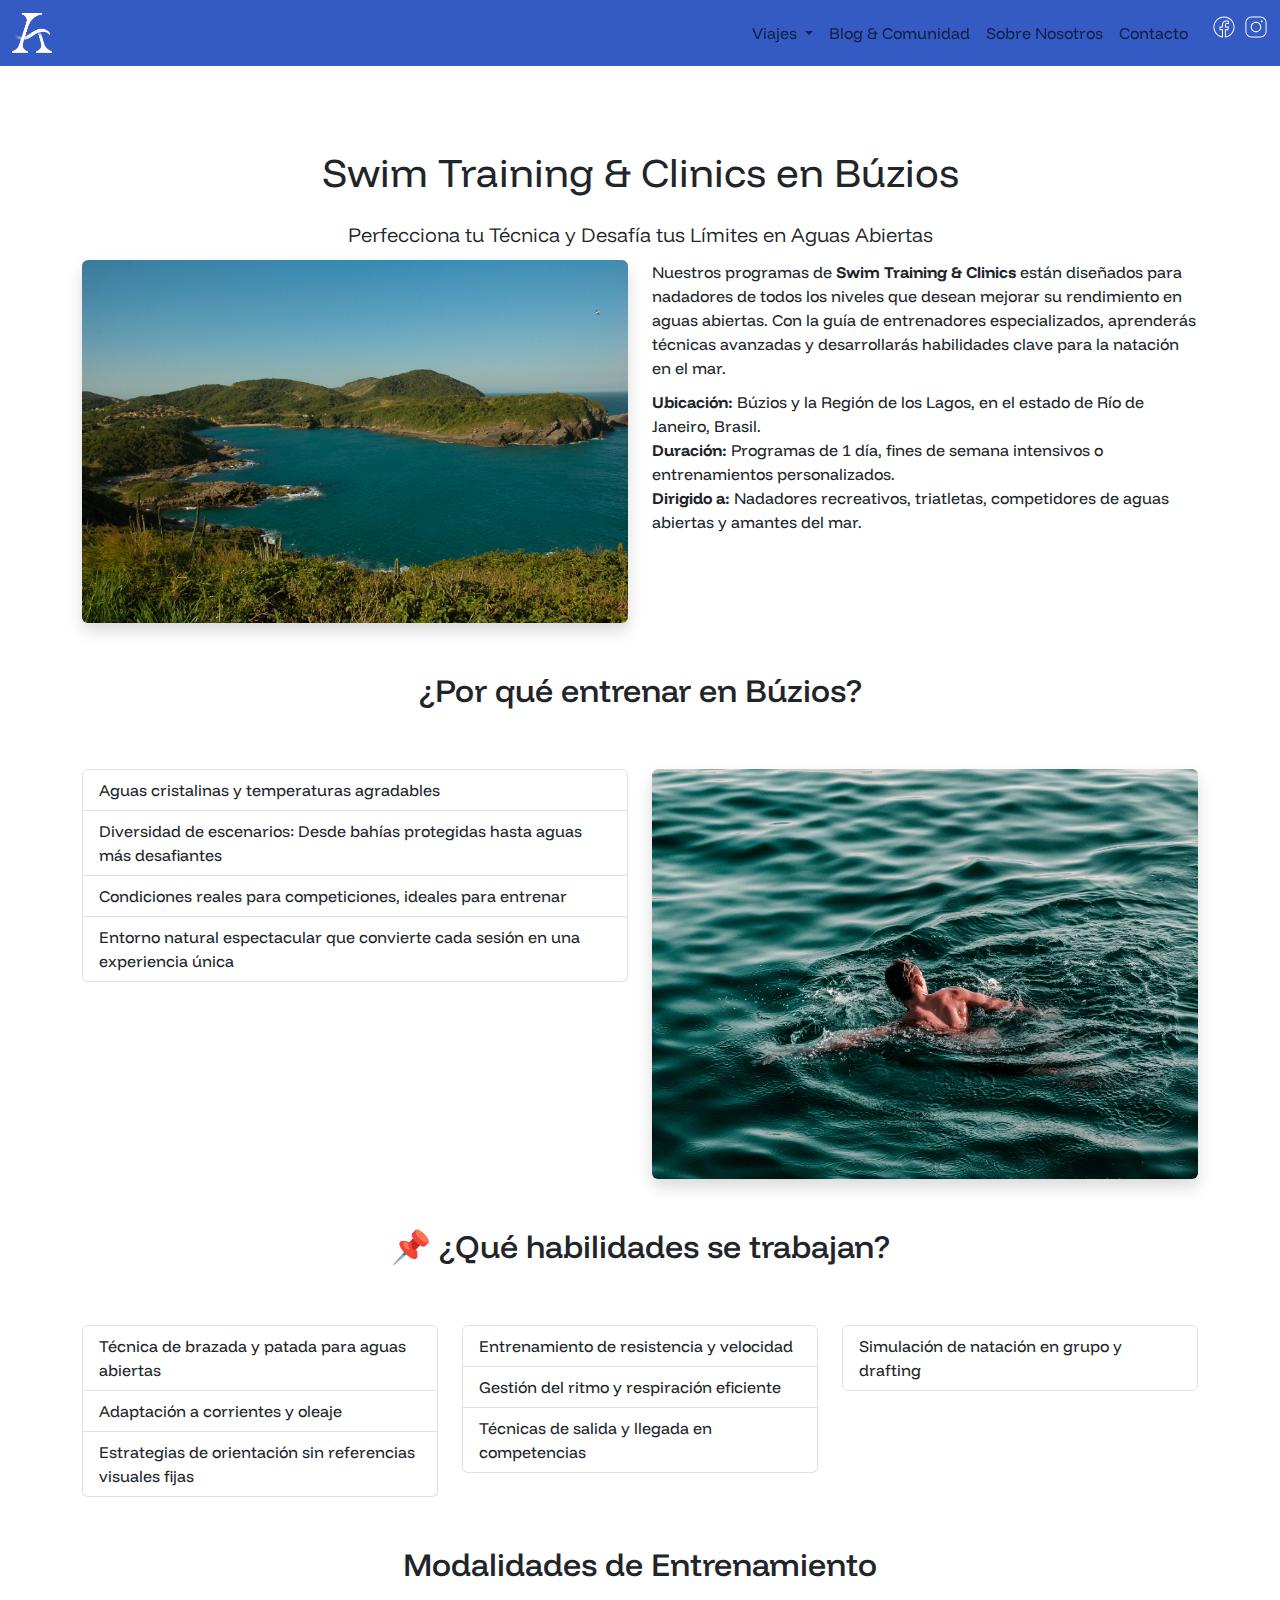
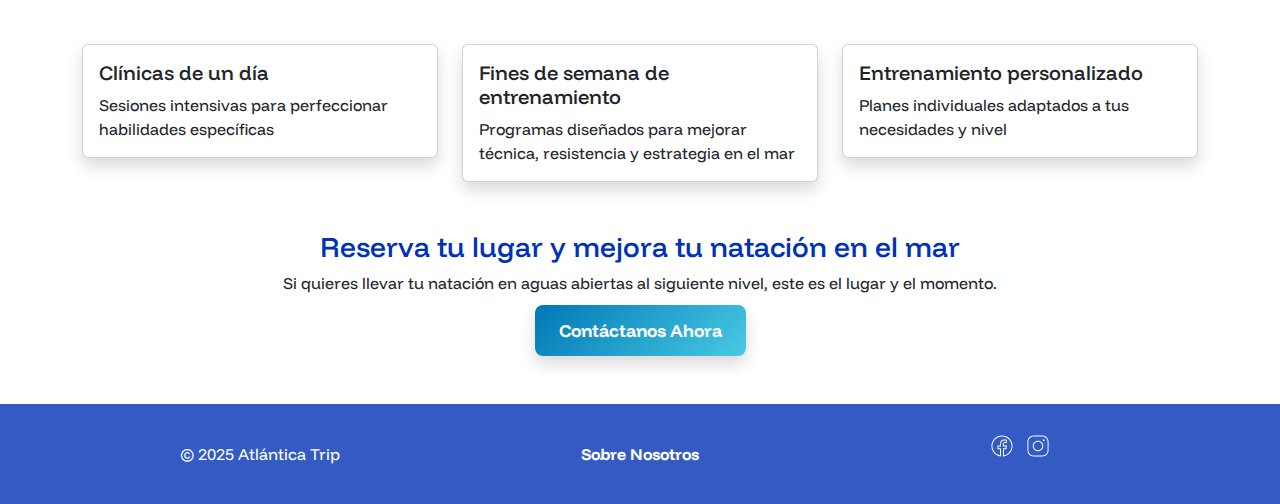
<file: pages/swimtraining.html>
<!DOCTYPE html>
<html lang="en">
<head>
    <meta charset="UTF-8">
    <meta name="viewport" content="width=device-width, initial-scale=1.0">
    <title>Swim Training</title>
    <meta name="author" content="Atlantica Trip">
    <meta name="robots" content="index, follow">
    <meta property="og:type" content="website">
    <meta property="og:locale" content="es_ES">
    <meta name="description" content="Perfecciona tu técnica de natación en el mar con nuestros entrenamientos y clínicas en Búzios. Sesiones guiadas por expertos para todos los niveles.">
    <meta name="keywords" content="entrenamiento natación, clínica natación, aguas abiertas, mejorar técnica natación, Búzios">
    <meta property="og:title" content="Swim Training en Búzios - Perfecciona tu técnica">
    <meta property="og:description" content="Clínicas y entrenamientos en aguas abiertas para nadadores que buscan mejorar su rendimiento en el mar.">
    <link href="https://fonts.googleapis.com/css2?family=Funnel+Display:wght@400;700&display=swap" rel="stylesheet">
    <link href="https://cdn.jsdelivr.net/npm/bootstrap@5.3.3/dist/css/bootstrap.min.css" rel="stylesheet" integrity="sha384-QWTKZyjpPEjISv5WaRU9OFeRpok6YctnYmDr5pNlyT2bRjXh0JMhjY6hW+ALEwIH" crossorigin="anonymous">
    <link rel="stylesheet" href="../css/style.css">


</head>
<body class="swimtraining">
    <header>
        <nav class="navbar navbar-expand-lg bg-transparent position-fixed w-100" style="backdrop-filter: blur(10px);">
            <div class="container-fluid">
             
                <a class="navbar-brand" href="../index.html">
                    <img src="../img/logo-atlantica-blanco.png" alt="Logo" width="40" height="40">
                </a>
    
                <button class="navbar-toggler" type="button" data-bs-toggle="collapse" data-bs-target="#navbarNavDropdown" aria-controls="navbarNavDropdown" aria-expanded="false" aria-label="Toggle navigation">
                    <span class="navbar-toggler-icon"></span>
                </button>
    
            
                <div class="collapse navbar-collapse" id="navbarNavDropdown">
                    <ul class="navbar-nav ms-auto"> 
                        <li class="nav-item dropdown">
                            <a class="nav-link dropdown-toggle" href="#" id="navbarDropdown" role="button" data-bs-toggle="dropdown" aria-expanded="false">
                             Viajes
                            </a>
                            <ul class="dropdown-menu" aria-labelledby="navbarDropdown">
                                <li><a class="dropdown-item" href="swimtrip.html">Swim Trip</a></li>
                                <li><a class="dropdown-item" href="daytrip.html">Day trip</a></li>
                                <li><a class="dropdown-item" href="swimtraining.html">Swim Training</a></li>
                            </ul>
                        </li>
                        
                        <li class="nav-item">
                            <a class="nav-link" href="blog-comunidad.html">Blog & Comunidad</a>
                        </li>
                        <li class="nav-item">
                            <a class="nav-link" href="../index.html#sobre-nosotros">Sobre Nosotros</a>
                        </li>
                        <li class="nav-item">
                            <a class="nav-link" href="../index.html#contacto-form">Contacto</a>
                        </li>
                      
                     
    
    
                    <div class="d-flex ms-3">
                        <a href="#" class="me-2">
                            <img src="../img/icons8-facebook-nuevo.svg" alt="Facebook" width="24" height="24">
                        </a>
                        <a href="#">
                            <img src="../img/icons8-instagram.svg" alt="Instagram" width="24" height="24">
                        </a>
                    </div>
                </div>
            </div>
        </nav>
    </header>
    <div style="height: 100px;"></div>
    <section id="swim-training-page" class="py-5">
        <div class="container">
            <h1 class="text-center mb-4">Swim Training & Clinics en Búzios</h1>
            <p class="text-center lead">Perfecciona tu Técnica y Desafía tus Límites en Aguas Abiertas</p>

            <div class="row">
                <div class="col-lg-6">
                    <img src="../img/buzios.jpg" class="img-fluid rounded shadow" alt="Entrenamiento de natación en Búzios">
                </div>
                <div class="col-lg-6">
                    <p>Nuestros programas de <b>Swim Training & Clinics</b> están diseñados para nadadores de todos los niveles que desean mejorar su rendimiento en aguas abiertas. Con la guía de entrenadores especializados, aprenderás técnicas avanzadas y desarrollarás habilidades clave para la natación en el mar.</p>
                    <ul class="list-unstyled">
                        <li><b> Ubicación:</b> Búzios y la Región de los Lagos, en el estado de Río de Janeiro, Brasil.</li>
                        <li><b> Duración:</b> Programas de 1 día, fines de semana intensivos o entrenamientos personalizados.</li>
                        <li><b> Dirigido a:</b> Nadadores recreativos, triatletas, competidores de aguas abiertas y amantes del mar.</li>
                    </ul>
                </div>
            </div>

            <h2 class="text-center mt-5">¿Por qué entrenar en Búzios?</h2>

            <div class="row mt-4">
                <div class="col-md-6">
                    <ul class="list-group">
                        <li class="list-group-item">Aguas cristalinas y temperaturas agradables</li>
                        <li class="list-group-item">Diversidad de escenarios: Desde bahías protegidas hasta aguas más desafiantes</li>
                        <li class="list-group-item">Condiciones reales para competiciones, ideales para entrenar</li>
                        <li class="list-group-item">Entorno natural espectacular que convierte cada sesión en una experiencia única</li>
                    </ul>
                </div>
                <div class="col-md-6">
                    <img src="../img/nadando1.jpg" class="img-fluid rounded shadow" alt="Natación en Búzios">
                </div>
            </div>

            <h2 class="text-center mt-5">📌 ¿Qué habilidades se trabajan?</h2>
            
            <div class="row mt-4">
                <div class="col-md-4">
                    <ul class="list-group">
                        <li class="list-group-item">Técnica de brazada y patada para aguas abiertas</li>
                        <li class="list-group-item">Adaptación a corrientes y oleaje</li>
                        <li class="list-group-item">Estrategias de orientación sin referencias visuales fijas</li>
                    </ul>
                </div>
                <div class="col-md-4">
                    <ul class="list-group">
                        <li class="list-group-item">Entrenamiento de resistencia y velocidad</li>
                        <li class="list-group-item">Gestión del ritmo y respiración eficiente</li>
                        <li class="list-group-item">Técnicas de salida y llegada en competencias</li>
                    </ul>
                </div>
                <div class="col-md-4">
                    <ul class="list-group">
                        <li class="list-group-item">Simulación de natación en grupo y drafting</li>
                    </ul>
                </div>
            </div>

            <h2 class="text-center mt-5">Modalidades de Entrenamiento</h2>

            <div class="row mt-4">
                <div class="col-md-4">
                    <div class="card shadow">
                        <div class="card-body">
                            <h5 class="card-title">Clínicas de un día</h5>
                            <p class="card-text">Sesiones intensivas para perfeccionar habilidades específicas</p>
                        </div>
                    </div>
                </div>
                <div class="col-md-4">
                    <div class="card shadow">
                        <div class="card-body">
                            <h5 class="card-title">Fines de semana de entrenamiento</h5>
                            <p class="card-text">Programas diseñados para mejorar técnica, resistencia y estrategia en el mar</p>
                        </div>
                    </div>
                </div>
                <div class="col-md-4">
                    <div class="card shadow">
                        <div class="card-body">
                            <h5 class="card-title">Entrenamiento personalizado</h5>
                            <p class="card-text">Planes individuales adaptados a tus necesidades y nivel</p>
                        </div>
                    </div>
                </div>
            </div>

            <div class="text-center mt-5">
                <h3>Reserva tu lugar y mejora tu natación en el mar</h3>
                <p>Si quieres llevar tu natación en aguas abiertas al siguiente nivel, este es el lugar y el momento.</p>
                <a href="#" class="btn btn-primary btn-lg shadow">Contáctanos Ahora</a>
            </div>
        </div>
    </section>
    <footer class="footer">
        <div class="container text-center py-2">
            <div class="row">
                <div class="col-md-4">
                    <p>&copy; 2025 Atlántica Trip</p>
                </div>
                <div class="col-md-4">
                    <p><a href="#sobre-nosotros" class="text-white">Sobre Nosotros</a></p>
                </div>
                <div class="col-md-4">
                    <div class="social-icons">
                        <a href="#" class="me-2">
                            <img src="../img/icons8-facebook-nuevo.svg" alt="Facebook" width="24" height="24">
                        </a>
                        <a href="#">
                            <img src="../img/icons8-instagram.svg" alt="Instagram" width="24" height="24">
                        </a>
                    </div>
                </div>
            </div>
        </div>
    </footer>

    <script src="https://cdn.jsdelivr.net/npm/bootstrap@5.3.3/dist/js/bootstrap.bundle.min.js" integrity="sha384-YvpcrYf0tY3lHB60NNkmXc5s9fDVZLESaAA55NDzOxhy9GkcIdslK1eN7N6jIeHz" crossorigin="anonymous"></script>
</body>
</html>
</file>
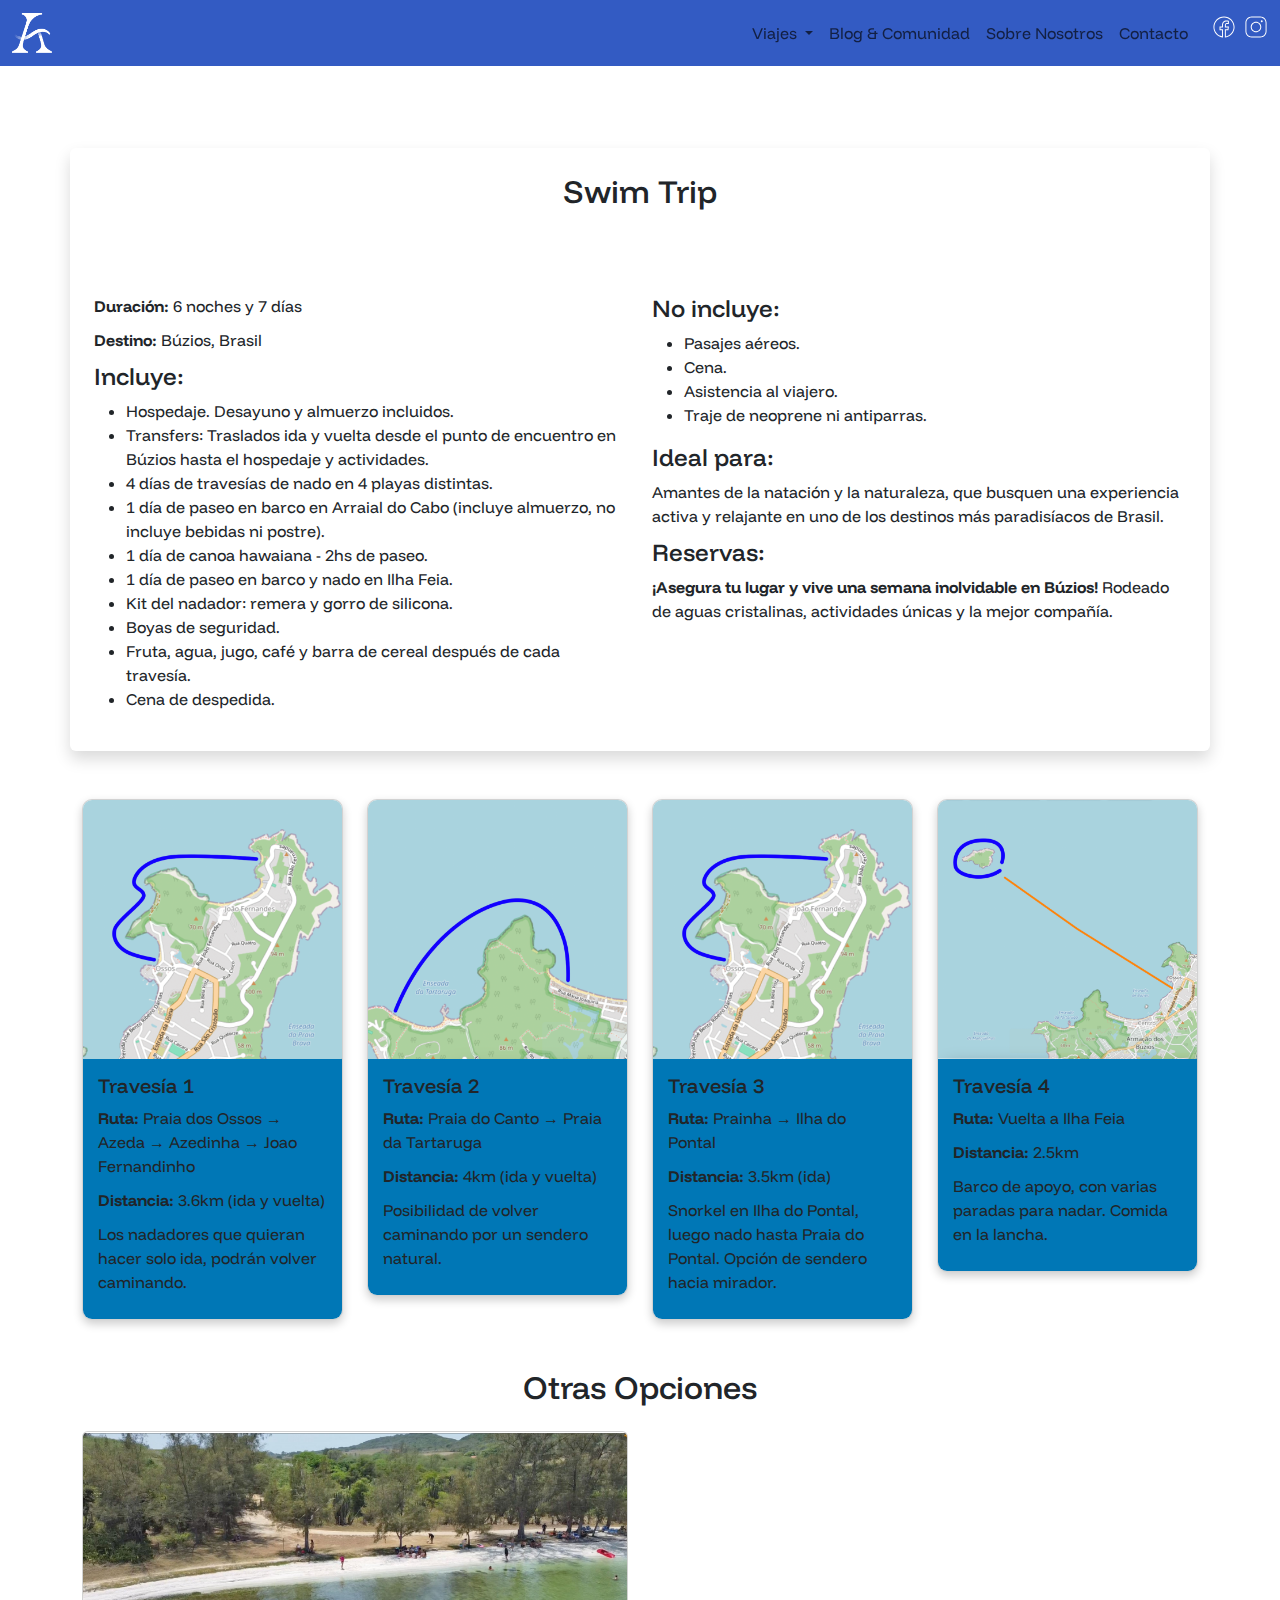
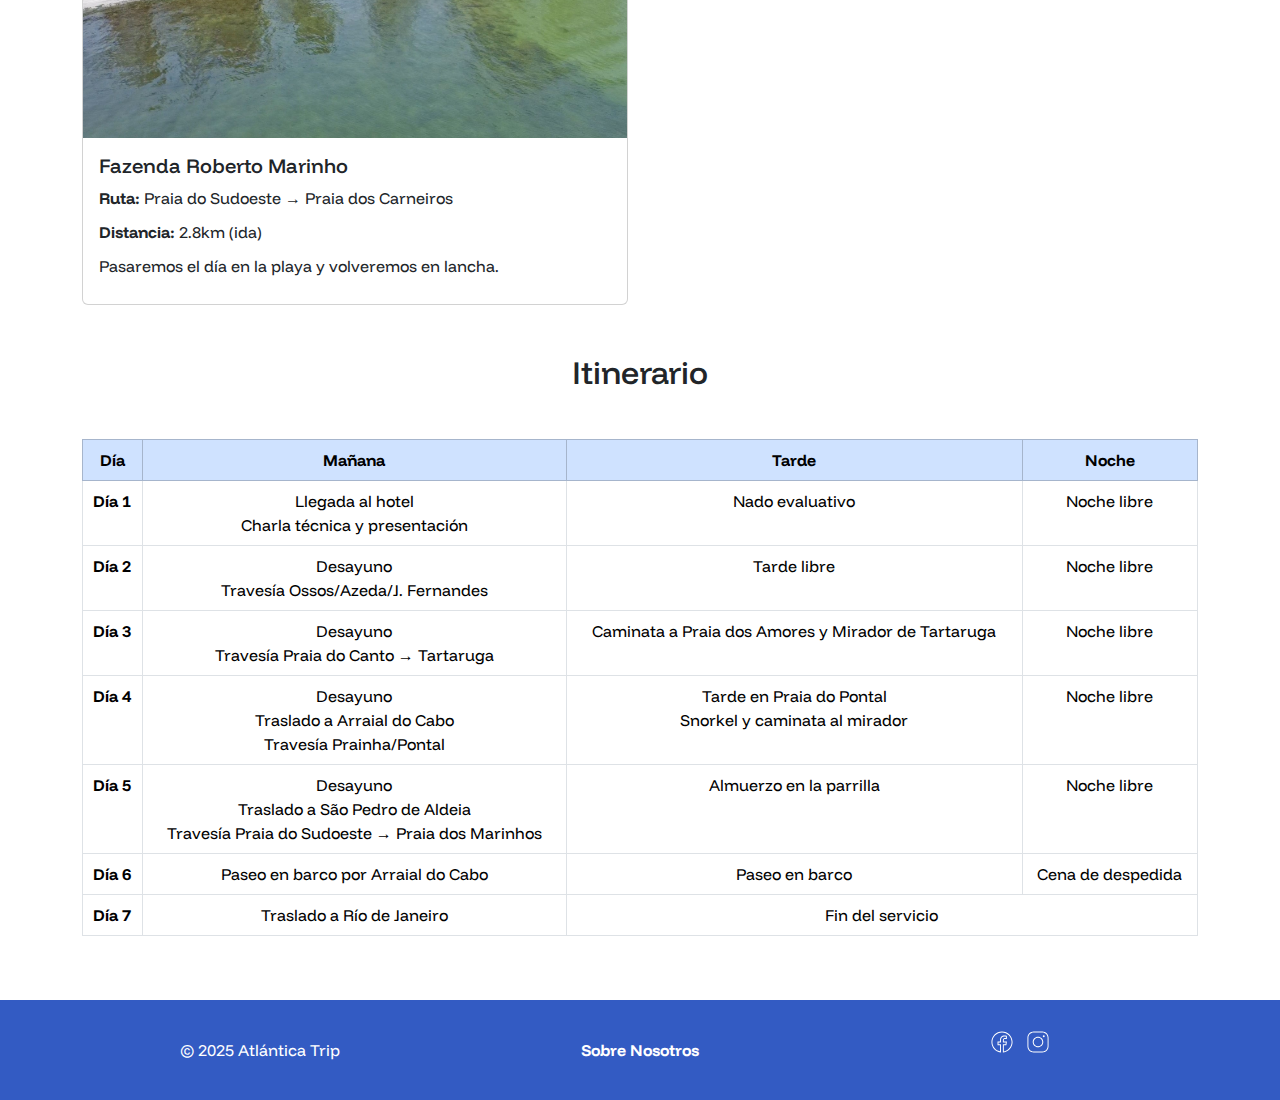
<file: pages/swimtrip.html>
<!DOCTYPE html>
<html lang="en">
<head>
    <meta charset="UTF-8">
    <meta name="viewport" content="width=device-width, initial-scale=1.0">
    <title>Swim Trip</title>
    <meta name="author" content="Atlantica Trip">
    <meta name="robots" content="index, follow">
    <meta property="og:type" content="website">
    <meta property="og:locale" content="es_ES">
    <meta name="description" content="Explora las aguas cristalinas de Búzios con nuestro exclusivo Swim Trip. Descubre la mejor experiencia de natación en el mar.">
    <meta name="keywords" content="Swim trip, natación en aguas abiertas, Búzios, turismo deportivo">
    <link href="https://fonts.googleapis.com/css2?family=Funnel+Display:wght@400;700&display=swap" rel="stylesheet">
    <link href="https://cdn.jsdelivr.net/npm/bootstrap@5.3.3/dist/css/bootstrap.min.css" rel="stylesheet" integrity="sha384-QWTKZyjpPEjISv5WaRU9OFeRpok6YctnYmDr5pNlyT2bRjXh0JMhjY6hW+ALEwIH" crossorigin="anonymous">
    <link rel="stylesheet" href="../css/style.css">

</head>
<body class="swimtrip">
    <header>
        <nav class="navbar navbar-expand-lg bg-transparent position-fixed w-100" style="backdrop-filter: blur(10px);">
            <div class="container-fluid">
             
                <a class="navbar-brand" href="../index.html">
                    <img src="../img/logo-atlantica-blanco.png" alt="Logo" width="40" height="40">
                </a>
    
                <button class="navbar-toggler" type="button" data-bs-toggle="collapse" data-bs-target="#navbarNavDropdown" aria-controls="navbarNavDropdown" aria-expanded="false" aria-label="Toggle navigation">
                    <span class="navbar-toggler-icon"></span>
                </button>
    
            
                <div class="collapse navbar-collapse" id="navbarNavDropdown">
                    <ul class="navbar-nav ms-auto"> 
                        <li class="nav-item dropdown">
                            <a class="nav-link dropdown-toggle" href="#" id="navbarDropdown" role="button" data-bs-toggle="dropdown" aria-expanded="false">
                             Viajes
                            </a>
                            <ul class="dropdown-menu" aria-labelledby="navbarDropdown">
                                <li><a class="dropdown-item" href="swimtrip.html">Swim Trip</a></li>
                                <li><a class="dropdown-item" href="daytrip.html">Day trip</a></li>
                                <li><a class="dropdown-item" href="swimtraining.html">Swim Training</a></li>
                            </ul>
                        </li>
                        
                        <li class="nav-item">
                            <a class="nav-link" href="blog-comunidad.html">Blog & Comunidad</a>
                        </li>
                        <li class="nav-item">
                            <a class="nav-link" href="../index.html#sobre-nosotros">Sobre Nosotros</a>
                        </li>
                        <li class="nav-item">
                            <a class="nav-link" href="../index.html#contacto-form">Contacto</a>
                        </li>
                      
                     
    
    
                    <div class="d-flex ms-3">
                        <a href="#" class="me-2">
                            <img src="../img/icons8-facebook-nuevo.svg" alt="Facebook" width="24" height="24">
                        </a>
                        <a href="#">
                            <img src="../img/icons8-instagram.svg" alt="Instagram" width="24" height="24">
                        </a>
                    </div>
                </div>
            </div>
        </nav>
    </header>
    <main>
        <div style="height: 100px;"></div>
        <div class="container my-5 p-4 shadow rounded swim-trip-container">
           
            <div class="row">
                <div class="col-12 text-center">
                    <h2>Swim Trip</h2>
                    </div>
            </div>
        
           
            <div class="row mt-4">
                <div class="col-md-6">
                    <p><strong>Duración:</strong> 6 noches y 7 días</p>
                    <p><strong>Destino:</strong> Búzios, Brasil</p>
        
                    <h4>Incluye:</h4>
                    <ul>
                        <li>Hospedaje. Desayuno y almuerzo incluidos.</li>
                        <li>Transfers: Traslados ida y vuelta desde el punto de encuentro en Búzios hasta el hospedaje y actividades.</li>
                        <li>4 días de travesías de nado en 4 playas distintas.</li>
                        <li>1 día de paseo en barco en Arraial do Cabo (incluye almuerzo, no incluye bebidas ni postre).</li>
                        <li>1 día de canoa hawaiana - 2hs de paseo.</li>
                        <li>1 día de paseo en barco y nado en Ilha Feia.</li>
                        <li>Kit del nadador: remera y gorro de silicona.</li>
                        <li>Boyas de seguridad.</li>
                        <li>Fruta, agua, jugo, café y barra de cereal después de cada travesía.</li>
                        <li>Cena de despedida.</li>
                    </ul>
                </div>
        
                <div class="col-md-6">
                    <h4>No incluye:</h4>
                    <ul>
                        <li>Pasajes aéreos.</li>
                        <li>Cena.</li>
                        <li>Asistencia al viajero.</li>
                        <li>Traje de neoprene ni antiparras.</li>
                    </ul>
        
                    <h4>Ideal para:</h4>
                    <p>Amantes de la natación y la naturaleza, que busquen una experiencia activa y relajante en uno de los destinos más paradisíacos de Brasil.</p>
        
                    <h4>Reservas:</h4>
                    <p><strong>¡Asegura tu lugar y vive una semana inolvidable en Búzios!</strong> Rodeado de aguas cristalinas, actividades únicas y la mejor compañía.</p>
                </div>
            </div>
        </div>
        <div class="container my-5">
            <div class="row">
              
                <div class="col-md-6 col-lg-3">
                    <div class="card travesia-card">
                        <img src="../img/travesia1.png" class="card-img-top" alt="Travesía 1">
                        <div class="card-body">
                            <h5 class="card-title">Travesía 1</h5>
                            <p class="card-text"><strong>Ruta:</strong> Praia dos Ossos → Azeda → Azedinha → Joao Fernandinho</p>
                            <p><strong>Distancia:</strong> 3.6km (ida y vuelta)</p>
                            <p>Los nadadores que quieran hacer solo ida, podrán volver caminando.</p>
                        </div>
                    </div>
                </div>
        
                <div class="col-md-6 col-lg-3">
                    <div class="card travesia-card">
                        <img src="../img/travesia2.png" class="card-img-top" alt="Travesía 2">
                        <div class="card-body">
                            <h5 class="card-title">Travesía 2</h5>
                            <p><strong>Ruta:</strong> Praia do Canto → Praia da Tartaruga</p>
                            <p><strong>Distancia:</strong> 4km (ida y vuelta)</p>
                            <p>Posibilidad de volver caminando por un sendero natural.</p>
                        </div>
                    </div>
                </div>
        
               
                <div class="col-md-6 col-lg-3">
                    <div class="card travesia-card">
                        <img src="../img/travesia3.png" class="card-img-top" alt="Travesía 3">
                        <div class="card-body">
                            <h5 class="card-title">Travesía 3</h5>
                            <p><strong>Ruta:</strong> Prainha → Ilha do Pontal</p>
                            <p><strong>Distancia:</strong> 3.5km (ida)</p>
                            <p>Snorkel en Ilha do Pontal, luego nado hasta Praia do Pontal. Opción de sendero hacia mirador.</p>
                        </div>
                    </div>
                </div>
        
              
                <div class="col-md-6 col-lg-3">
                    <div class="card travesia-card">
                        <img src="../img/travesia4.png" class="card-img-top" alt="Travesía 4">
                        <div class="card-body">
                            <h5 class="card-title">Travesía 4</h5>
                            <p><strong>Ruta:</strong> Vuelta a Ilha Feia</p>
                            <p><strong>Distancia:</strong> 2.5km</p>
                            <p>Barco de apoyo, con varias paradas para nadar. Comida en la lancha.</p>
                        </div>
                    </div>
                </div>
            </div>
        </div>
        <div class="container my-5">
            <h2 class="text-center mb-4">Otras Opciones</h2>
            <div class="row">
                
                <div class="col-md-6">
                    <div class="card option-card">
                        <img src="../img/fazenda-roberto-marinho.png" class="card-img-top" alt="Fazenda Roberto Marinho">
                        <div class="card-body">
                            <h5 class="card-title">Fazenda Roberto Marinho</h5>
                            <p><strong>Ruta:</strong> Praia do Sudoeste → Praia dos Carneiros</p>
                            <p><strong>Distancia:</strong> 2.8km (ida)</p>
                            <p>Pasaremos el día en la playa y volveremos en lancha.</p>
                        </div>
                    </div>
                </div>
            </div>
        
            <h2 class="text-center my-5">Itinerario</h2>
            <div class="table-responsive">
                <table class="table table-bordered text-center">
                    <thead class="table-primary">
                        <tr>
                            <th>Día</th>
                            <th>Mañana</th>
                            <th>Tarde</th>
                            <th>Noche</th>
                        </tr>
                    </thead>
                    <tbody>
                        <tr>
                            <td><strong>Día 1</strong></td>
                            <td>Llegada al hotel<br>Charla técnica y presentación</td>
                            <td>Nado evaluativo</td>
                            <td>Noche libre</td>
                        </tr>
                        <tr>
                            <td><strong>Día 2</strong></td>
                            <td>Desayuno<br>Travesía Ossos/Azeda/J. Fernandes</td>
                            <td>Tarde libre</td>
                            <td>Noche libre</td>
                        </tr>
                        <tr>
                            <td><strong>Día 3</strong></td>
                            <td>Desayuno<br>Travesía Praia do Canto → Tartaruga</td>
                            <td>Caminata a Praia dos Amores y Mirador de Tartaruga</td>
                            <td>Noche libre</td>
                        </tr>
                        <tr>
                            <td><strong>Día 4</strong></td>
                            <td>Desayuno<br>Traslado a Arraial do Cabo<br>Travesía Prainha/Pontal</td>
                            <td>Tarde en Praia do Pontal<br>Snorkel y caminata al mirador</td>
                            <td>Noche libre</td>
                        </tr>
                        <tr>
                            <td><strong>Día 5</strong></td>
                            <td>Desayuno<br>Traslado a São Pedro de Aldeia<br>Travesía Praia do Sudoeste → Praia dos Marinhos</td>
                            <td>Almuerzo en la parrilla</td>
                            <td>Noche libre</td>
                        </tr>
                        <tr>
                            <td><strong>Día 6</strong></td>
                            <td>Paseo en barco por Arraial do Cabo</td>
                            <td>Paseo en barco</td>
                            <td>Cena de despedida</td>
                        </tr>
                        <tr>
                            <td><strong>Día 7</strong></td>
                            <td>Traslado a Río de Janeiro</td>
                            <td colspan="2">Fin del servicio</td>
                        </tr>
                    </tbody>
                </table>
            </div>
        </div>
        
        
        


</main>
<footer class="footer">
    <div class="container text-center py-2">
        <div class="row">
            <div class="col-md-4">
                <p>&copy; 2025 Atlántica Trip</p>
            </div>
            <div class="col-md-4">
                <p><a href="#sobre-nosotros" class="text-white">Sobre Nosotros</a></p>
            </div>
            <div class="col-md-4">
                <div class="social-icons">
                    <a href="#" class="me-2">
                        <img src="../img/icons8-facebook-nuevo.svg" alt="Facebook" width="24" height="24">
                    </a>
                    <a href="#">
                        <img src="../img/icons8-instagram.svg" alt="Instagram" width="24" height="24">
                    </a>
                </div>
            </div>
        </div>
    </div>
</footer>
    <script src="https://cdn.jsdelivr.net/npm/bootstrap@5.3.3/dist/js/bootstrap.bundle.min.js" integrity="sha384-YvpcrYf0tY3lHB60NNkmXc5s9fDVZLESaAA55NDzOxhy9GkcIdslK1eN7N6jIeHz" crossorigin="anonymous"></script>
</body>
</html>
</file>
<file: css/style.css>
html, body {
  margin: 0;
  padding: 0;
  font-family: "Funnel Display", sans-serif;
  font-weight: 400;
}

h1 {
  font-family: "Funnel Display", sans-serif;
  font-weight: 400;
}

h2 {
  margin-bottom: 60px;
  font-family: "Funnel Display", sans-serif;
}

h3 {
  margin-top: 20px;
  color: #0032B4;
  font-family: "Funnel Display", sans-serif;
}

p {
  font-size: 1rem;
  margin-bottom: 10px;
  font-family: "Funnel Display", sans-serif;
}

.navbar {
  display: flex;
  justify-content: space-between;
  align-items: center;
  position: fixed;
  top: 0;
  left: 0;
  width: 100%;
  z-index: 1000;
  background: linear-gradient(rgba(0, 50, 180, 0.8), rgba(0, 50, 180, 0.8));
  backdrop-filter: blur(3px);
  font-family: "Funnel Display", sans-serif;
}

.navbar .dropdown-menu {
  background-color: rgba(0, 50, 180, 0.8);
  border: none;
  border-radius: 10px;
  padding: 0;
  color: #fff;
}

.navbar .dropdown-item {
  color: white;
  padding: 10px 20px;
  transition: background 0.3s ease-in-out;
}

.navbar .dropdown-item:hover {
  background-color: rgba(255, 255, 255, 0.2);
}

.hero-section {
  display: flex;
  justify-content: center;
  align-items: center;
  position: relative;
  width: 100%;
  height: 100vh;
  background-size: cover;
  background-position: center;
  flex-direction: column;
  text-align: center;
  color: #fdfdfe;
  padding: 20px;
  overflow: hidden;
}

.hero-image {
  background-image: url("../img/header.jpg");
  width: 100%;
  height: 100%;
  object-fit: cover;
  position: absolute;
  top: 0;
  left: 0;
  z-index: -1;
}

.hero-content {
  position: relative;
  z-index: 2;
  color: white;
  padding: 20px;
  top: 15%;
}

.hero-content p {
  font-size: 1.5rem;
  margin-bottom: 20px;
  font-family: "Funnel Display", sans-serif;
}

.hero-section::after {
  content: "";
  position: absolute;
  top: 0;
  left: 0;
  width: 100%;
  height: 100%;
  background: rgba(1, 25, 84, 0.35);
  pointer-events: none;
}

.footer {
  display: flex;
  justify-content: center;
  align-items: center;
  background: linear-gradient(rgba(0, 50, 180, 0.8), rgba(0, 50, 180, 0.8));
  color: white;
  padding: 20px 0;
  text-align: center;
  position: relative;
  bottom: 0;
  width: 100%;
}

.footer p {
  font-size: 1rem;
  margin: 10px 0;
}

.footer a {
  color: white;
  text-decoration: none;
  font-weight: bold;
  transition: color 0.3s ease;
}

.footer a:hover {
  color: #0077b6;
}

.btn {
  font-family: "Funnel Display", sans-serif;
  display: inline-block;
  padding: 12px 24px;
  font-size: 1.1rem;
  font-weight: bold;
  text-align: center;
  text-decoration: none;
  border: none;
  border-radius: 8px;
  color: white;
  background: linear-gradient(135deg, #0077b6, #48cae4);
  cursor: pointer;
  transition: all 0.3s ease-in-out;
  box-shadow: 0 4px 6px rgba(0, 0, 0, 0.1);
}
.btn:hover {
  background: linear-gradient(135deg, #48cae4, #0077b6);
  box-shadow: 0 6px 12px rgba(0, 0, 0, 0.2);
  transform: translateY(-2px);
}
.btn:active {
  transform: translateY(1px);
  box-shadow: 0 3px 6px rgba(0, 0, 0, 0.15);
}

.timeline {
  display: flex;
  flex-direction: column;
  gap: 30px;
  padding: 30px;
}
.timeline .timeline-event {
  display: flex;
  align-items: center;
  background: #ffffff;
  border-left: 5px solid #0077b6;
  padding: 15px;
  border-radius: 8px;
}
.timeline .timeline-date {
  flex: 1;
  font-size: 1.3rem;
  font-weight: bold;
  color: #03045e;
  text-align: left;
  padding-left: 10px;
  font-family: "Funnel Display", sans-serif;
}
.timeline .timeline-details {
  flex: 2;
  text-align: left;
  font-size: 1rem;
  color: #333;
  font-family: "Funnel Display", sans-serif;
}
.timeline strong {
  color: #0077b6;
}

.travesia-card {
  border-radius: 10px;
  overflow: hidden;
  box-shadow: 0 4px 10px rgba(0, 0, 0, 0.2);
  transition: transform 0.3s ease-in-out;
  font-family: "Funnel Display", sans-serif;
  font-size: 3rem;
}

.travesia-card:hover {
  transform: scale(1.05);
}

.travesia-card .card-body {
  background: #0077b6;
  padding: 15px;
}

.calendario-container {
  max-width: 900px;
  margin: 10px auto;
  text-align: center;
}
.calendario-container h2 {
  font-size: 2.2rem;
  font-weight: bold;
}

#sobre-nosotros {
  position: relative;
  background-image: url("../img/agua-burbujas.jpg");
  background-size: cover;
  background-position: center;
  min-height: 1000px;
  padding-top: 200px;
  color: #f4f4f7;
  text-shadow: 1px 1px 3px rgba(0, 0, 0, 0.5);
  font-family: "Funnel Display", sans-serif;
}

#sobre-nosotros .overlay {
  position: absolute;
  top: 0;
  left: 0;
  width: 100%;
  height: 100%;
  background-color: rgba(0, 0, 0, 0.3);
  z-index: 0;
}

#contacto-form {
  background-color: #03242e;
  padding: 20px 0;
  width: 100%;
  color: #f4f4f7;
}

.swimtrip body {
  font-family: "Funnel Display", sans-serif;
}

.table-responsive {
  font-family: "Funnel Display", sans-serif;
}

.daytrip-page {
  font-family: "Funnel Display", sans-serif;
}

.swim-training-page {
  font-family: "Funnel Display", sans-serif;
}

/*# sourceMappingURL=style.css.map */
</file>
<file: style.css>
.hero-section {
  display: flex;
  justify-content: center;
  align-items: center;
  position: relative;
  width: 100%;
  height: 100vh;
  background-size: cover;
  background-position: center;
  flex-direction: column;
  text-align: center;
  color: #050505;
  padding: 20px;
  overflow: hidden;
}

p {
  font-size: 1.5rem;
  margin-bottom: 20px;
}

.btn {
  font-size: 1.2rem;
  padding: 10px 20px;
  color: #050505;
}

.hero-image {
  width: 100%;
  height: 100%;
  object-fit: cover;
  position: absolute;
  top: 0;
  left: 0;
  z-index: -1;
}

.hero-section {
  position: relative;
  width: 100%;
  height: 100vh;
  display: flex;
  justify-content: center;
  align-items: center;
  overflow: hidden;
}

.hero-content {
  position: relative;
  z-index: 2;
  color: rgb(251, 247, 247);
  padding: 20px;
  top: 35%;
}

.hero-content p {
  font-size: 1rem;
  margin-bottom: 20px;
}

.hero-content .btn {
  font-size: 1rem;
  padding: 20px 30px;
}

.overlay-image {
  position: absolute;
  top: 56%;
  left: 50%;
  transform: translate(-50%, -50%);
  width: 600px;
  height: auto;
}

.hero-section::after {
  content: "";
  position: absolute;
  top: 0;
  left: 0;
  width: 100%;
  height: 100%;
  background: rgba(1, 25, 84, 0.35);
  pointer-events: none;
}

.navbar {
  display: flex;
  justify-content: space-between;
  align-items: center;
  position: fixed;
  top: 0;
  left: 0;
  width: 100%;
  z-index: 1000;
  background: linear-gradient(rgba(0, 50, 180, 0.8), rgba(0, 50, 180, 0.8));
  backdrop-filter: blur(3px);
}

.calendario-container {
  background-color: #ffffff;
  padding: 40px 20px;
  max-width: 1100px;
  margin: 0 auto;
}

h2 {
  font-size: 1.2rem;
  font-weight: bold;
  margin-bottom: 60px;
}

h3 {
  font-size: 1rem;
  margin-top: 20px;
  color: #0032B4;
}

p {
  font-size: 1.1rem;
  margin-bottom: 10px;
}

#sobre-nosotros {
  position: relative;
  background-image: url("img/agua-burbujas.jpg");
  background-size: cover;
  background-position: center;
  min-height: 1000px;
  padding-top: 200px;
  color: #f4f4f7;
}

#sobre-nosotros .overlay {
  position: absolute;
  top: 0;
  left: 0;
  width: 100%;
  height: 100%;
  background-color: rgba(0, 0, 0, 0.3);
  z-index: 0;
}

#sobre-nosotros h2,
#sobre-nosotros p,
#sobre-nosotros .row {
  position: relative;
  z-index: 1;
}

#sobre-nosotros h2,
#sobre-nosotros p,
#sobre-nosotros .row {
  margin-top: 20px;
}

#contacto-form {
  background-color: #03242e;
  padding: 20px 0;
  width: 100%;
  margin: 0;
}

#contacto-form h2 {
  margin-top: 0;
  margin-bottom: 20px;
  color: #ffffff;
  margin-left: 5px;
}

#contacto-form p {
  color: #ffffff;
}

#contacto-form .row {
  margin: 0;
  padding: 50px 0;
}

html, body {
  margin: 0;
  padding: 0;
}

.navbar .dropdown-menu {
  background-color: rgba(0, 0, 0, 0.7);
  border: none;
  border-radius: 10px;
  padding: 0;
  color: #fff;
}

.navbar .dropdown-item {
  color: white;
  padding: 10px 20px;
  transition: background 0.3s ease-in-out;
}

.navbar .dropdown-item:hover {
  background-color: rgba(255, 255, 255, 0.2);
}

.navbar .dropdown-toggle {
  color: rgb(254, 251, 251) !important;
}

.navbar .dropdown-menu {
  min-width: 180px;
}

.dropdown-menu {
  display: none;
  opacity: 0;
  transform: translateY(10px);
  transition: opacity 0.3s ease, transform 0.3s ease;
}

.show {
  display: block;
  opacity: 1;
  transform: translateY(0);
}

.swim-trip-container {
  background: white;
  box-shadow: 0px 4px 10px rgba(0, 0, 0, 0.2);
  border-radius: 10px;
  max-width: 900px;
  margin: auto;
}

.swim-trip-title {
  color: #0077b6;
  font-size: 24px;
  font-weight: bold;
  margin-top: -10px;
}

.swim-trip-container h2,
.swim-trip-container h3 {
  color: #004080;
}

.swim-trip-container h4 {
  color: #0077b6;
  margin-top: 20px;
}

.swim-trip-container ul {
  padding-left: 20px;
}

.swim-trip-container ul li {
  margin-bottom: 8px;
}

.travesia-card {
  border-radius: 10px;
  overflow: hidden;
  box-shadow: 0 4px 10px rgba(0, 0, 0, 0.2);
  transition: transform 0.3s ease-in-out;
}

.travesia-card:hover {
  transform: scale(1.05);
}

.travesia-card img {
  height: 180px;
  object-fit: cover;
}

.travesia-card .card-body {
  background: #0077b6;
  padding: 15px;
}

.travesia-card h5 {
  color: #0077b6;
  font-weight: bold;
}

.travesia-card p {
  font-size: 14px;
  margin-bottom: 5px;
}

.option-card {
  border-radius: 10px;
  overflow: hidden;
  box-shadow: 0 4px 10px rgba(0, 0, 0, 0.2);
  transition: transform 0.3s ease-in-out;
}

.option-card:hover {
  transform: scale(1.05);
}

.option-card img {
  height: 200px;
  object-fit: cover;
}

.option-card .card-body {
  background: rgba(255, 255, 255, 0.9);
  padding: 15px;
}

.table {
  background: #fff;
  border-radius: 10px;
  overflow: hidden;
}

.table thead {
  background-color: #0077b6;
  color: white;
}

.table tbody tr:nth-child(even) {
  background-color: #f8f9fa;
}

.accordion-button {
  font-size: 18px;
  font-weight: bold;
  background-color: #0077b6;
  color: white;
}

.accordion-button:hover {
  background-color: #005f8b;
}

.accordion-body {
  background: #f8f9fa;
  border-left: 5px solid #0077b6;
  padding: 15px;
}

.accordion-body ul {
  list-style-type: none;
  padding: 0;
}

.accordion-body li {
  font-size: 16px;
  font-weight: bold;
}

.accordion-body p {
  font-size: 14px;
  margin-bottom: 5px;
  color: #555;
}

.btn-outline-primary {
  font-size: 14px;
  padding: 5px 10px;
}

#calendario-competencias {
  margin-top: 100px;
  padding-top: 80px;
}

#daytrip-page {
  background-color: white;
  padding: 60px 0;
}

#daytrip-page h1,
#daytrip-page h2 {
  color: #0077b6;
}

#daytrip-page .card {
  border: none;
  border-radius: 10px;
}

#daytrip-page .card-body {
  background: #e3f2fd;
  border-radius: 10px;
}

#daytrip-page .btn-primary {
  background-color: #0077b6;
  border: none;
}

#daytrip-page .btn-primary:hover {
  background-color: #005f86;
}

.blog-comunidad {
  font-family: Arial, sans-serif;
}

.blog-comunidad .hero {
  background: url("imagen-hero.jpg") no-repeat center center/cover;
  color: white;
  text-align: center;
  padding: 80px 20px;
}

.blog-comunidad .category-card {
  transition: transform 0.3s;
  cursor: pointer;
}

.blog-comunidad .category-card:hover {
  transform: scale(1.05);
}

.blog-comunidad .card {
  margin-bottom: 20px;
}

.blog-comunidad .card img {
  height: 200px;
  object-fit: cover;
}

.blog-comunidad .cta {
  margin-top: 40px;
  text-align: center;
}

.footer {
  display: flex;
  justify-content: center;
  align-items: center;
  background: linear-gradient(rgba(0, 50, 180, 0.8), rgba(0, 50, 180, 0.8));
  color: white;
  padding: 20px 0;
  text-align: center;
  position: relative;
  bottom: 0;
  width: 100%;
}

.footer p {
  font-size: 1rem;
  margin: 10px 0;
}

.footer a {
  color: white;
  text-decoration: none;
  font-weight: bold;
  transition: color 0.3s ease;
}

.footer a:hover {
  color: #0077b6;
}

.social-icons {
  margin-top: 10px;
}

.social-icons a {
  color: white;
  transition: transform 0.3s ease-in-out;
}

.social-icons a:hover {
  transform: scale(1.1);
}

.category-card-link {
  text-decoration: none;
}

.category-card {
  background: #0077b6;
  color: white;
  cursor: pointer;
  transition: transform 0.3s ease-in-out, background 0.3s ease-in-out;
  border-radius: 10px;
}

.category-card:hover {
  transform: scale(1.05);
  background: #005f8b;
}

/*# sourceMappingURL=style.css.map */
</file>
